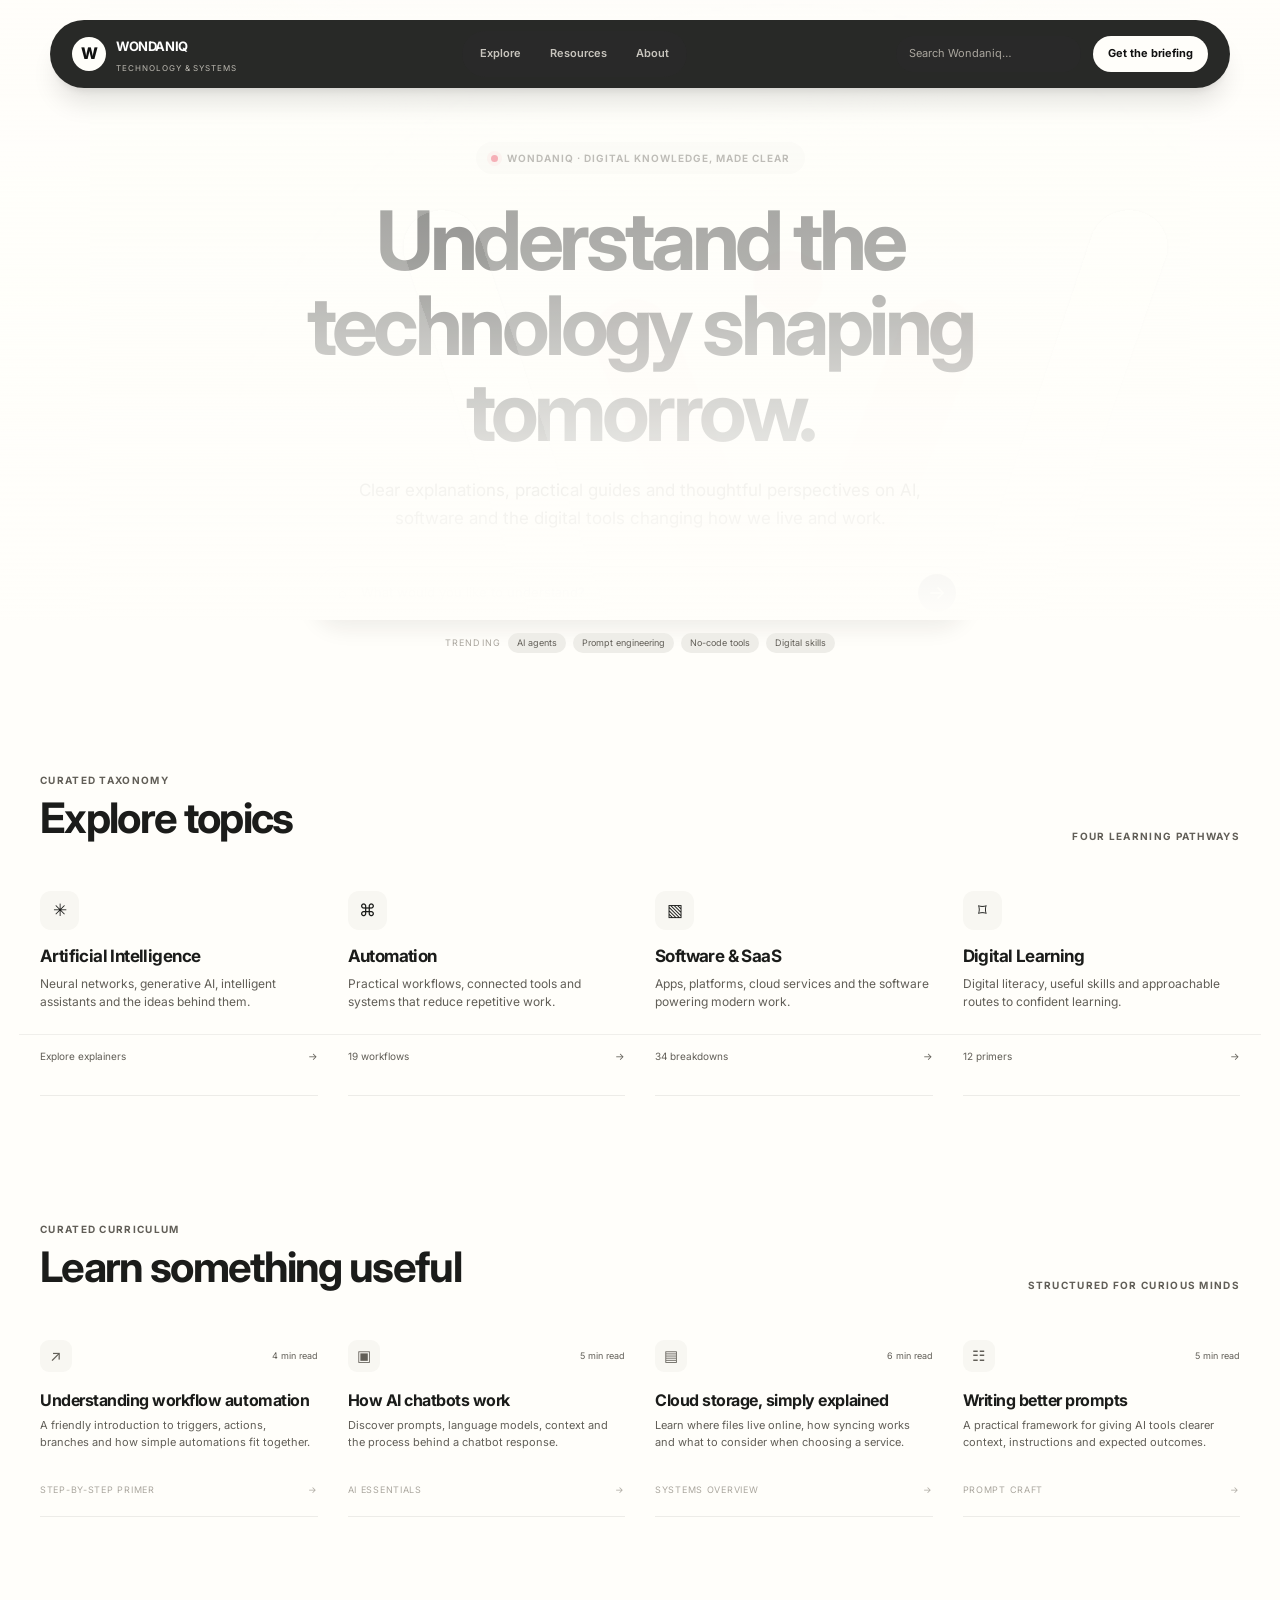
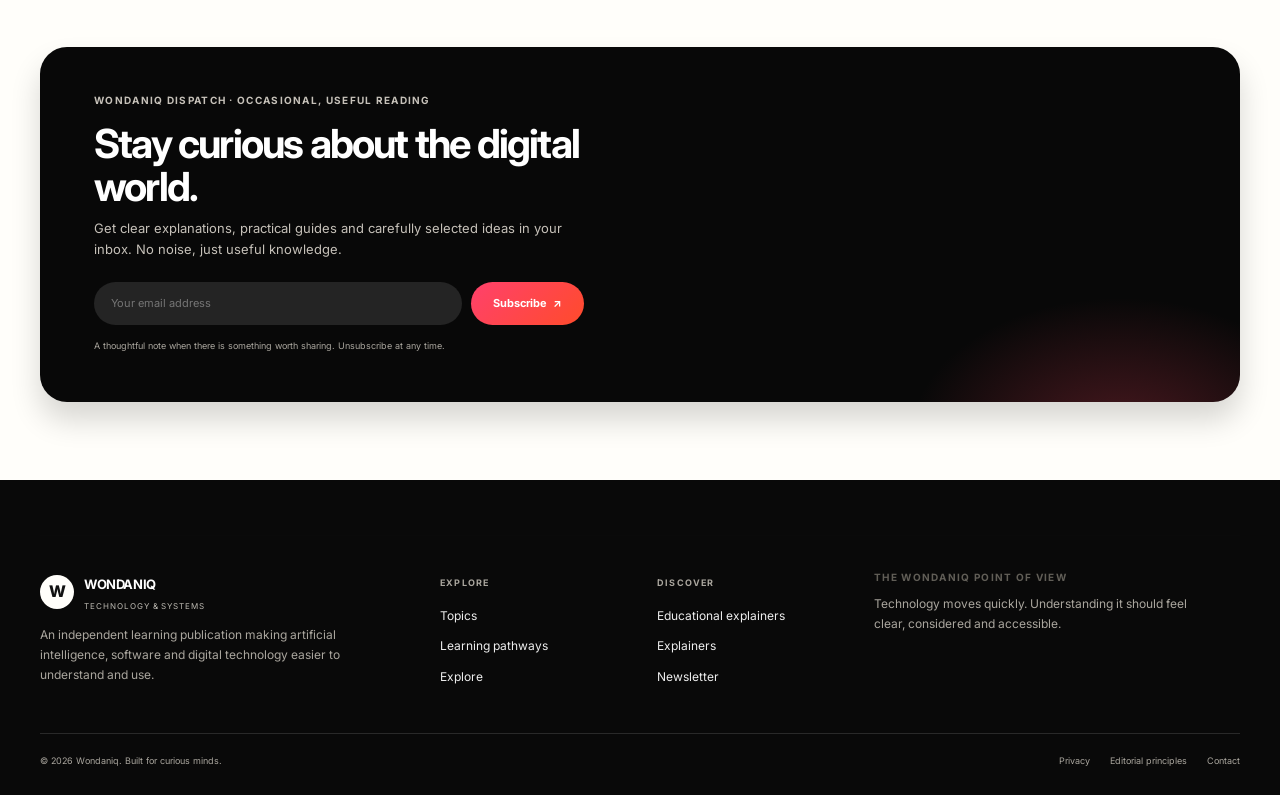
<file: index.html>
<!doctype html>
<html lang="en">
<head>
  <meta charset="utf-8">
  <meta name="viewport" content="width=device-width, initial-scale=1">
  <meta name="theme-color" content="#faf9f5">
  <title>Wondaniq — Understand the technology shaping tomorrow</title>
  <meta name="description" content="Clear, practical explanations and thoughtful guides to artificial intelligence, software, automation and the digital tools shaping everyday life.">
  <link rel="preconnect" href="https://fonts.googleapis.com">
  <link rel="preconnect" href="https://fonts.gstatic.com" crossorigin>
  <link href="https://fonts.googleapis.com/css2?family=Inter:wght@400;500;600;700&display=swap" rel="stylesheet">
  <style>
    :root{
      --paper:#faf9f5;--ink:#1b1c1a;--muted:#615e57;--soft:#f0efeb;--soft2:#e9e8e4;
      --white:#fffdf8;--line:#d9d7d0;--berry:#e94057;--orange:#f27121;--purple:#8a2387;
      --gradient:linear-gradient(135deg,#ff416c 0%,#ff4b2b 100%);
      --max:1240px;--gutter:40px;--section:64px;
      --shadow:0 20px 25px -5px rgba(0,0,0,.10),0 8px 10px -6px rgba(0,0,0,.10);
    }
    *{box-sizing:border-box}html{scroll-behavior:smooth;scroll-padding-top:110px}
    body{margin:0;background:var(--paper);color:var(--ink);font-family:Inter,Arial,sans-serif;font-size:15px;line-height:1.6;-webkit-font-smoothing:antialiased}
    a{color:inherit;text-decoration:none}button,input{font:inherit}
    .container{width:min(var(--max),calc(100% - 80px));margin-inline:auto}
    .eyebrow{font-size:10px;line-height:1;letter-spacing:.13em;text-transform:uppercase;font-weight:700;color:var(--muted)}
    .section{padding:var(--section) 0}
    .section.soft{background:#f4f4f0}
    .section-heading{display:flex;align-items:end;justify-content:space-between;gap:24px;margin-bottom:32px}
    .section-heading h2{font-size:42px;line-height:1.12;letter-spacing:-.04em;margin:9px 0 0;font-weight:700}
    .text-link{font-size:13px;font-weight:650;white-space:nowrap}
    .text-link span{display:inline-block;margin-left:6px;transition:transform .2s}
    .text-link:hover span{transform:translateX(4px)}
    /* Floating navigation island */
    .site-header{position:fixed;z-index:20;top:0;left:0;right:0;padding:20px 40px;pointer-events:none}
    .nav-island{height:68px;max-width:1180px;margin:auto;padding:0 22px;border-radius:999px;background:rgba(20,20,20,.96);color:white;display:flex;align-items:center;justify-content:space-between;gap:20px;box-shadow:var(--shadow);backdrop-filter:blur(20px);pointer-events:auto}
    .brand{display:flex;align-items:center;gap:10px;min-width:180px}
    .brand-mark{width:34px;height:34px;border-radius:50%;background:var(--paper);color:#111;display:grid;place-items:center;font-size:16px;font-weight:800;letter-spacing:-.08em}
    .brand-name{font-size:13px;font-weight:700;letter-spacing:-.03em;text-transform:uppercase;line-height:1.1}
    .brand-tag{display:block;color:#bdbab2;font-size:8px;letter-spacing:.12em;text-transform:uppercase;margin-top:4px}
    .nav-links{display:flex;align-items:center;gap:3px;background:#292929;padding:5px;border-radius:999px}
    .nav-links a{font-size:11px;font-weight:600;color:#c7c4bd;padding:9px 13px;border-radius:999px;transition:.2s}
    .nav-links a:hover{background:#494949;color:#fff}
    .nav-actions{display:flex;align-items:center;gap:12px}
    .nav-search{width:185px;border:0;outline:0;background:#292929;color:#fff;border-radius:999px;padding:9px 13px;font-size:11px}
    .nav-search::placeholder{color:#aaa69e}
    .nav-cta{background:var(--paper);color:#111;border-radius:999px;padding:9px 15px;font-size:11px;font-weight:700}
    .menu-toggle{display:none;border:0;background:transparent;color:#fff;font-size:22px}
    /* Hero */
    .hero{position:relative;overflow:hidden;text-align:center;padding:142px 0 58px}
    .hero:before{content:"";position:absolute;z-index:0;top:-210px;left:50%;transform:translateX(-50%);width:780px;height:360px;border-radius:50%;background:linear-gradient(180deg,rgba(224,234,252,.55),rgba(240,239,235,.25),transparent);filter:blur(28px)}
    .hero .container{position:relative}
    .hero-pill{display:inline-flex;align-items:center;gap:9px;background:var(--soft2);padding:8px 15px;border-radius:999px;font-size:10px;letter-spacing:.1em;text-transform:uppercase;font-weight:650;color:var(--muted);margin-bottom:24px}
    .pulse{width:7px;height:7px;border-radius:50%;background:var(--berry);box-shadow:0 0 0 4px rgba(233,64,87,.10)}
    h1{max-width:900px;margin:0 auto;font-size:clamp(48px,7vw,82px);line-height:1.04;letter-spacing:-.055em;font-weight:700}
    .hero-copy{max-width:630px;margin:22px auto 0;color:var(--muted);font-size:17px;line-height:1.65}
    .hero-search{max-width:650px;margin:34px auto 0;background:var(--white);border:1px solid rgba(217,215,208,.65);border-radius:999px;box-shadow:0 8px 22px rgba(34,30,20,.08);padding:7px 8px 7px 22px;display:flex;align-items:center;gap:12px}
    .hero-search input{min-width:0;flex:1;border:0;outline:0;background:transparent;color:var(--ink);font-size:13px}
    .hero-search input::placeholder{color:#aaa69e}
    .search-button{width:38px;height:38px;border:0;border-radius:50%;background:#111;color:#fff;font-size:19px;cursor:pointer}
    .trending{display:flex;justify-content:center;align-items:center;gap:7px;flex-wrap:wrap;margin-top:13px;color:#aaa69e;font-size:9px}
    .trend{padding:3px 9px;border-radius:999px;background:#eeede8;color:#625f58}
    /* Topic cards */
    .topic-grid{display:grid;grid-template-columns:repeat(4,1fr);gap:18px}
    .topic-card{background:var(--white);border-radius:15px;padding:22px 21px 0;min-height:205px;display:flex;flex-direction:column;justify-content:space-between;box-shadow:0 2px 8px rgba(30,25,15,.025);transition:transform .25s,box-shadow .25s}
    .topic-card:hover{transform:translateY(-4px);box-shadow:0 16px 28px rgba(30,25,15,.08)}
    .topic-icon{width:39px;height:39px;border-radius:11px;background:var(--soft2);display:grid;place-items:center;font-size:17px}
    .topic-card h3{font-size:17px;line-height:1.25;letter-spacing:-.035em;margin:16px 0 7px}
    .topic-card p{font-size:12px;line-height:1.55;color:var(--muted);margin:0 0 22px}
    .topic-meta{margin:0 -21px;padding:13px 21px;border-top:1px solid #f0efeb;display:flex;justify-content:space-between;align-items:center;font-size:10px;color:var(--muted)}
    /* Insights */
    .insight-grid{display:grid;grid-template-columns:7fr 5fr;gap:22px;align-items:stretch}
    .feature-card{background:var(--white);border-radius:22px;padding:27px;display:flex;flex-direction:column;justify-content:space-between;box-shadow:0 2px 9px rgba(30,25,15,.025)}
    .feature-top{display:flex;justify-content:space-between;align-items:center;gap:12px;margin-bottom:20px}
    .tag{background:var(--soft2);border-radius:999px;padding:6px 11px;font-size:9px;letter-spacing:.08em;text-transform:uppercase;font-weight:700}
    .read-time{background:#efeeea;border-radius:999px;padding:5px 9px;font-size:9px;color:var(--muted)}
    .feature-card h3{font-size:29px;line-height:1.18;letter-spacing:-.04em;margin:0;max-width:620px}
    .feature-card .deck{font-size:15px;color:var(--muted);line-height:1.65;margin:14px 0 20px}
    .visual-panel{height:260px;border-radius:15px;background:linear-gradient(135deg,#f3e6dc,#e9e8e4 55%,#f4d8d1);position:relative;overflow:hidden;display:grid;place-items:center}
    .visual-panel:before,.visual-panel:after{content:"";position:absolute;border:1px solid rgba(122,86,65,.24);border-radius:22px;transform:rotate(-12deg)}
    .visual-panel:before{width:65%;height:58%;background:rgba(255,253,248,.58);box-shadow:22px 18px 0 rgba(233,64,87,.08)}
    .visual-panel:after{width:40%;height:38%;transform:rotate(12deg);background:rgba(255,255,255,.42)}
    .visual-core{position:relative;z-index:1;text-align:center}
    .visual-core strong{display:block;font-size:28px;letter-spacing:-.06em}
    .visual-core small{font-size:9px;letter-spacing:.14em;text-transform:uppercase;color:#75685f}
    .visual-caption{position:absolute;bottom:12px;left:13px;z-index:2;background:rgba(255,253,248,.88);padding:6px 10px;border-radius:999px;font-size:8px;letter-spacing:.08em;text-transform:uppercase}
    .feature-footer{display:flex;justify-content:space-between;align-items:center;gap:12px;margin:24px -27px -27px;padding:18px 27px;background:rgba(233,232,228,.45);border-radius:0 0 22px 22px;font-size:11px}
    .author{display:flex;align-items:center;gap:10px}
    .avatar{width:34px;height:34px;border-radius:50%;background:#151515;color:#fff;display:grid;place-items:center;font-size:10px;font-weight:700}
    .author small{display:block;color:var(--muted);font-size:9px;margin-top:2px}
    .story-stack{display:flex;flex-direction:column;gap:14px}
    .story-card{background:var(--white);border-radius:16px;padding:20px 22px;flex:1;transition:transform .2s,box-shadow .2s}
    .story-card:hover{transform:translateY(-2px);box-shadow:0 10px 24px rgba(30,25,15,.06)}
    .story-meta{display:flex;justify-content:space-between;gap:10px;font-size:9px;color:var(--muted);margin-bottom:9px}
    .story-meta b{font-size:9px;letter-spacing:.1em;text-transform:uppercase;color:var(--berry)}
    .story-card h4{font-size:18px;line-height:1.25;letter-spacing:-.035em;margin:0}
    .story-card p{font-size:11px;color:var(--muted);line-height:1.55;margin:8px 0 12px}
    .story-category{font-size:9px;color:#aaa69e}
    /* Guides */
    .guide-grid{display:grid;grid-template-columns:repeat(4,1fr);gap:18px}
    .guide-card{background:var(--white);border-radius:15px;padding:20px;min-height:195px;display:flex;flex-direction:column;transition:transform .2s}
    .guide-card:hover{transform:translateY(-3px)}
    .guide-head{display:flex;justify-content:space-between;align-items:center;color:var(--muted);font-size:9px}
    .guide-icon{width:32px;height:32px;background:var(--soft2);border-radius:9px;display:grid;place-items:center;font-size:15px}
    .guide-card h3{font-size:16px;line-height:1.25;letter-spacing:-.03em;margin:18px 0 7px}
    .guide-card p{font-size:11px;color:var(--muted);line-height:1.55;margin:0}
    .guide-foot{margin-top:auto;padding-top:18px;font-size:9px;letter-spacing:.08em;text-transform:uppercase;color:#aaa69e;display:flex;justify-content:space-between}
    /* Newsletter */
    .newsletter-wrap{padding:66px 0 78px}
    .newsletter{position:relative;overflow:hidden;background:#080808;color:#fff;border-radius:27px;padding:48px 54px;box-shadow:0 18px 30px rgba(0,0,0,.16)}
    .newsletter:after{content:"";position:absolute;width:440px;height:300px;right:-100px;bottom:-190px;background:radial-gradient(ellipse,rgba(233,64,87,.3),transparent 68%);pointer-events:none}
    .newsletter-content{position:relative;z-index:1;max-width:600px}
    .newsletter .eyebrow{color:#c6c1b9}
    .newsletter h2{font-size:40px;line-height:1.08;letter-spacing:-.045em;margin:17px 0 10px;max-width:540px}
    .newsletter p{color:#c6c1b9;font-size:13px;max-width:500px;margin:0}
    .newsletter-form{display:flex;gap:9px;max-width:490px;margin-top:22px}
    .newsletter-form input{flex:1;min-width:0;border:0;border-radius:999px;background:#242424;padding:13px 17px;color:#fff;outline:0;font-size:11px}
    .newsletter-form button{border:0;border-radius:999px;background:var(--gradient);color:#fff;padding:0 22px;font-size:11px;font-weight:700;cursor:pointer}
    .newsletter-note{font-size:9px!important;color:#aaa69e!important;margin-top:14px!important}
    /* Footer */
    footer{background:#090909;color:#fff;padding:55px 0 27px}
    .footer-grid{display:grid;grid-template-columns:4fr 2fr 2fr 4fr;gap:34px;padding-bottom:35px}
    .footer-brand p,.footer-dispatch p{max-width:330px;color:#aaa69e;font-size:12px;line-height:1.7}
    .footer-col{display:flex;flex-direction:column;gap:11px}
    .footer-col h4{font-size:9px;color:#aaa69e;text-transform:uppercase;letter-spacing:.13em;margin:4px 0 5px}
    .footer-col a{font-size:12px;color:#eee}
    .footer-col a:hover{color:#aaa69e}
    .footer-bottom{border-top:1px solid #292929;padding-top:20px;display:flex;justify-content:space-between;gap:20px;color:#aaa69e;font-size:9px}
    .footer-legal{display:flex;gap:20px}
    @media(max-width:1050px){
      .nav-links{display:none}.nav-search{width:160px}
      .insight-grid{grid-template-columns:1fr 1fr}.feature-card h3{font-size:25px}
      .footer-grid{grid-template-columns:2fr 1fr 1fr}
      .footer-dispatch{grid-column:1/-1}
    }
    @media(max-width:760px){
      .container{width:calc(100% - 40px)}
      .site-header{padding:12px 12px}.nav-island{height:58px;padding:0 15px}.brand{min-width:0}.brand-mark{width:31px;height:31px}.brand-name{font-size:12px}.brand-tag{font-size:7px}
      .nav-search,.nav-cta{display:none}.menu-toggle{display:block}
      .hero{padding:112px 0 48px}.hero-pill{font-size:9px;margin-bottom:20px}h1{font-size:clamp(43px,11vw,60px);letter-spacing:-.05em}.hero-copy{font-size:15px;margin-top:17px}
      .hero-search{margin-top:25px;padding-left:15px}.hero-search input{font-size:11px}
      .section{padding:43px 0}.section-heading{align-items:start;margin-bottom:23px}.section-heading h2{font-size:32px}.text-link{font-size:11px;margin-top:22px}
      .topic-grid{grid-template-columns:repeat(2,1fr);gap:12px}.topic-card{padding:17px 15px 0;min-height:195px}.topic-meta{margin-inline:-15px;padding-inline:15px}.topic-card h3{font-size:15px}
      .insight-grid{grid-template-columns:1fr;gap:14px}.feature-card{padding:20px}.feature-card h3{font-size:25px}.visual-panel{height:210px}.feature-footer{margin:20px -20px -20px;padding:15px 20px}
      .story-stack{display:grid;grid-template-columns:1fr}
      .guide-grid{grid-template-columns:repeat(2,1fr);gap:12px}.guide-card{padding:16px;min-height:190px}.guide-card h3{font-size:14px}
      .newsletter-wrap{padding:43px 0 55px}.newsletter{padding:32px 24px;border-radius:21px}.newsletter h2{font-size:32px}.newsletter-form{flex-direction:column}.newsletter-form button{min-height:43px}
      .footer-grid{grid-template-columns:1fr 1fr;gap:28px}.footer-brand,.footer-dispatch{grid-column:1/-1}.footer-bottom{flex-direction:column;align-items:flex-start}.footer-legal{flex-wrap:wrap;gap:12px}
    }
    @media(max-width:420px){.topic-grid,.guide-grid{grid-template-columns:1fr}.topic-card{min-height:175px}.section-heading{display:block}.text-link{display:inline-block;margin-top:13px}.feature-footer{align-items:flex-start}.feature-footer .text-link{white-space:nowrap}}
  </style>
<link rel="stylesheet" href="assets/site.css">
</head>
<body>
  <header class="site-header">
    <div class="nav-island">
      <a class="brand" href="#home" aria-label="Wondaniq home">
        <span class="brand-mark">W</span>
        <span><span class="brand-name">Wondaniq</span><span class="brand-tag">Technology &amp; Systems</span></span>
      </a>
      <nav class="nav-links" aria-label="Main navigation"><a href="explore.html">Explore</a><a href="tools.html">Resources</a><a href="about.html">About</a></nav>
      <div class="nav-actions">
        <input class="nav-search" aria-label="Quick search" placeholder="Search Wondaniq…" onkeydown="if(event.key==='Enter') document.getElementById('topic-search').value=this.value">
        <a class="nav-cta" href="#newsletter">Get the briefing</a>
        <button class="menu-toggle" aria-label="Open navigation" onclick="document.querySelector('.nav-links').style.display=document.querySelector('.nav-links').style.display==='flex'?'none':'flex'">☰</button>
      </div>
    </div>
  </header>

  <main id="home">
    <section class="hero">
      <div class="container">
        <div class="hero-pill"><span class="pulse"></span> Wondaniq · Digital knowledge, made clear</div>
        <h1>Understand the technology shaping tomorrow.</h1>
        <p class="hero-copy">Clear explanations, practical guides and thoughtful perspectives on AI, software and the digital tools changing how we live and work.</p>
        <form class="hero-search" onsubmit="event.preventDefault(); const q=document.getElementById('topic-search').value.trim(); if(q) document.getElementById('topics').scrollIntoView({behavior:'smooth'});">
          <span aria-hidden="true" style="color:#aaa69e">⌕</span>
          <input id="topic-search" type="search" placeholder="What would you like to understand?" aria-label="Search topics">
          <button class="search-button" aria-label="Search">→</button>
        </form>
        <div class="trending"><span style="letter-spacing:.12em">TRENDING</span><span class="trend">AI agents</span><span class="trend">Prompt engineering</span><span class="trend">No-code tools</span><span class="trend">Digital skills</span></div>
      </div>
    </section>

    <section class="section soft" id="topics">
      <div class="container">
        <div class="section-heading"><div><div class="eyebrow">Curated taxonomy</div><h2>Explore topics</h2></div><span class="eyebrow">Four learning pathways</span></div>
        <div class="topic-grid">
          <a class="topic-card" href="explore.html"><div><div class="topic-icon">✳</div><h3>Artificial Intelligence</h3><p>Neural networks, generative AI, intelligent assistants and the ideas behind them.</p></div><div class="topic-meta"><span>Explore explainers</span><span>→</span></div></a>
          <a class="topic-card" href="#guides"><div><div class="topic-icon">⌘</div><h3>Automation</h3><p>Practical workflows, connected tools and systems that reduce repetitive work.</p></div><div class="topic-meta"><span>19 workflows</span><span>→</span></div></a>
          <a class="topic-card" href="#guides"><div><div class="topic-icon">▧</div><h3>Software &amp; SaaS</h3><p>Apps, platforms, cloud services and the software powering modern work.</p></div><div class="topic-meta"><span>34 breakdowns</span><span>→</span></div></a>
          <a class="topic-card" href="#guides"><div><div class="topic-icon">⌑</div><h3>Digital Learning</h3><p>Digital literacy, useful skills and approachable routes to confident learning.</p></div><div class="topic-meta"><span>12 primers</span><span>→</span></div></a>
        </div>
      </div>
    </section>

    

    <section class="section soft" id="featured-explainers">
      <div class="container">
        <div class="section-heading"><div><div class="eyebrow">Curated curriculum</div><h2>Learn something useful</h2></div><span class="eyebrow">Structured for curious minds</span></div>
        <div class="guide-grid">
          <a class="guide-card" href="#newsletter"><div class="guide-head"><span class="guide-icon">↗</span><span>4 min read</span></div><h3>Understanding workflow automation</h3><p>A friendly introduction to triggers, actions, branches and how simple automations fit together.</p><div class="guide-foot"><span>Step-by-step primer</span><span>→</span></div></a>
          <a class="guide-card" href="#newsletter"><div class="guide-head"><span class="guide-icon">▣</span><span>5 min read</span></div><h3>How AI chatbots work</h3><p>Discover prompts, language models, context and the process behind a chatbot response.</p><div class="guide-foot"><span>AI essentials</span><span>→</span></div></a>
          <a class="guide-card" href="#newsletter"><div class="guide-head"><span class="guide-icon">▤</span><span>6 min read</span></div><h3>Cloud storage, simply explained</h3><p>Learn where files live online, how syncing works and what to consider when choosing a service.</p><div class="guide-foot"><span>Systems overview</span><span>→</span></div></a>
          <a class="guide-card" href="#newsletter"><div class="guide-head"><span class="guide-icon">☷</span><span>5 min read</span></div><h3>Writing better prompts</h3><p>A practical framework for giving AI tools clearer context, instructions and expected outcomes.</p><div class="guide-foot"><span>Prompt craft</span><span>→</span></div></a>
        </div>
      </div>
    </section>

    <section class="newsletter-wrap" id="newsletter">
      <div class="container">
        <div class="newsletter"><div class="newsletter-content">
          <div class="eyebrow">Wondaniq dispatch · Occasional, useful reading</div>
          <h2>Stay curious about the digital world.</h2>
          <p>Get clear explanations, practical guides and carefully selected ideas in your inbox. No noise, just useful knowledge.</p>
          <form class="newsletter-form" onsubmit="event.preventDefault(); alert('Thanks — newsletter signup is a design placeholder and is not connected yet.');">
            <input type="email" required placeholder="Your email address" aria-label="Your email address">
            <button type="submit">Subscribe&nbsp; ↗</button>
          </form>
          <p class="newsletter-note">A thoughtful note when there is something worth sharing. Unsubscribe at any time.</p>
        </div></div>
      </div>
    </section>
  </main>

  <footer>
    <div class="container">
      <div class="footer-grid">
        <div class="footer-brand"><a class="brand" href="#home"><span class="brand-mark">W</span><span><span class="brand-name">Wondaniq</span><span class="brand-tag">Technology &amp; Systems</span></span></a><p>An independent learning publication making artificial intelligence, software and digital technology easier to understand and use.</p></div>
        <div class="footer-col"><h4>Explore</h4><a href="topic-artificial-intelligence.html">Topics</a><a href="#guides">Learning pathways</a><a href="explore.html">Explore</a></div>
        <div class="footer-col"><h4>Discover</h4><a href="explore.html">Educational explainers</a><a href="explore.html">Explainers</a><a href="#newsletter">Newsletter</a></div>
        <div class="footer-dispatch"><div class="eyebrow">The Wondaniq point of view</div><p>Technology moves quickly. Understanding it should feel clear, considered and accessible.</p></div>
      </div>
      <div class="footer-bottom"><span>© 2026 Wondaniq. Built for curious minds.</span><div class="footer-legal"><a href="#home">Privacy</a><a href="#home">Editorial principles</a><a href="#home">Contact</a></div></div>
    </div>
  </footer>
</body>
</html>
</file>
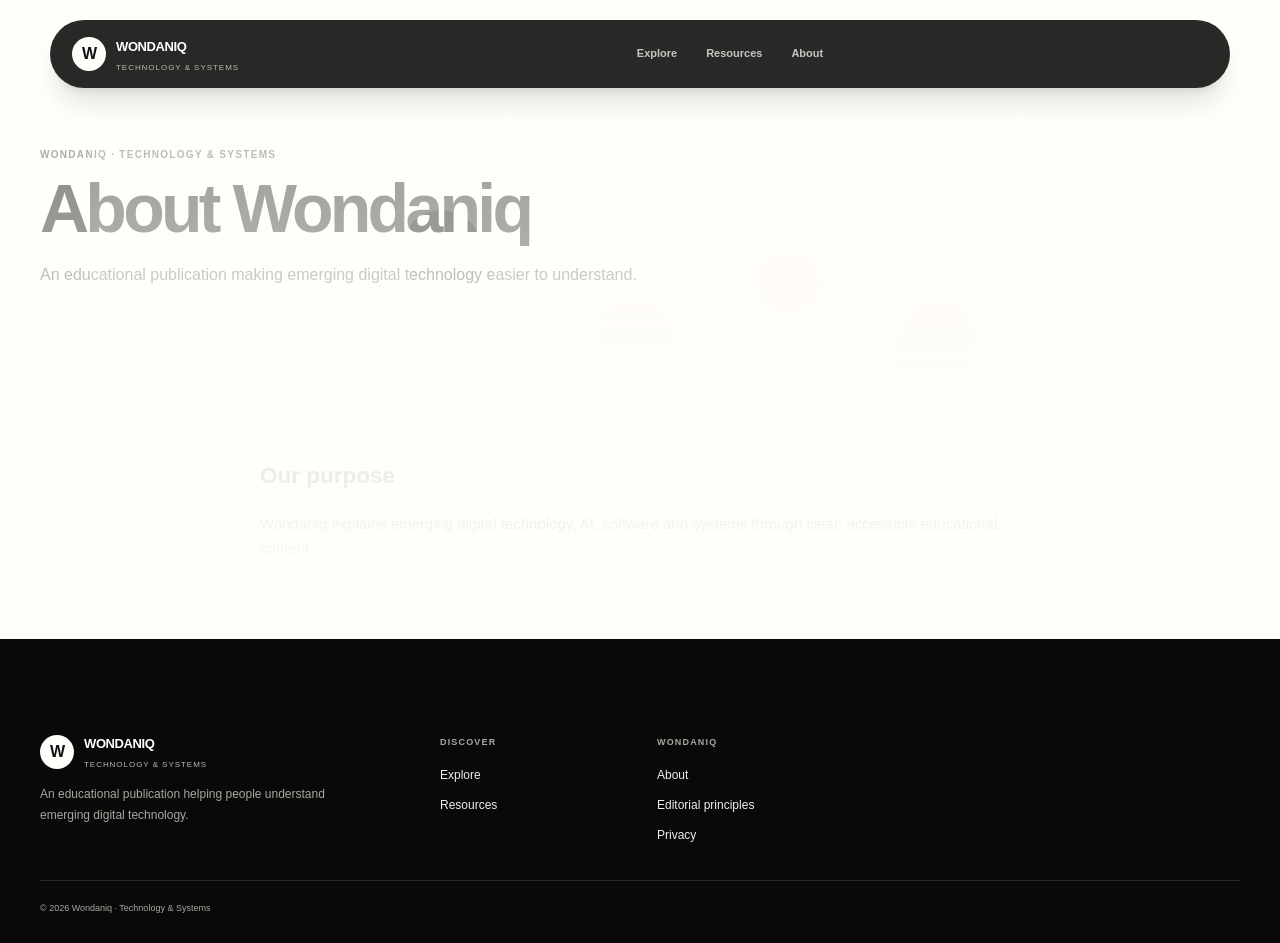
<file: about.html>
<!doctype html><html lang="en"><head><meta charset="utf-8"><meta name="viewport" content="width=device-width,initial-scale=1"><meta name="theme-color" content="#fffefa"><link rel="stylesheet" href="assets/site.css"><title>About Wondaniq | Wondaniq</title><meta name="description" content="An educational publication making emerging digital technology easier to understand."></head><body><header class="site-header"><div class="nav-island"><a class="brand" href="index.html"><span class="brand-mark">W</span><span><span class="brand-name">Wondaniq</span><span class="brand-tag">Technology &amp; Systems</span></span></a><nav class="nav-links" aria-label="Main navigation"><a href="explore.html">Explore</a><a href="tools.html">Resources</a><a href="about.html">About</a></nav><div class="nav-actions"><button class="menu-toggle" aria-label="Open navigation" aria-expanded="false" onclick="(function(b){var n=document.querySelector('.nav-links');var o=n.classList.toggle('mobile-open');b.setAttribute('aria-expanded',String(o));})(this)">☰</button></div></div></header><main><section class="page-hero"><div class="container"><div class="eyebrow">Wondaniq · Technology &amp; Systems</div><h1>About Wondaniq</h1><p>An educational publication making emerging digital technology easier to understand.</p></div></section><section class="section"><div class="container simple-content"><h2>Our purpose</h2><p>Wondaniq explains emerging digital technology, AI, software and systems through clear, accessible educational content.</p></div></section></main><footer><div class="container"><div class="footer-grid"><div class="footer-brand"><a class="brand" href="index.html"><span class="brand-mark">W</span><span><span class="brand-name">Wondaniq</span><span class="brand-tag">Technology &amp; Systems</span></span></a><p>An educational publication helping people understand emerging digital technology.</p></div><div class="footer-col"><h4>Discover</h4><a href="explore.html">Explore</a><a href="tools.html">Resources</a></div><div class="footer-col"><h4>Wondaniq</h4><a href="about.html">About</a><a href="editorial.html">Editorial principles</a><a href="privacy.html">Privacy</a></div></div><div class="footer-bottom">© 2026 Wondaniq · Technology &amp; Systems</div></div></footer></body></html>
</file>
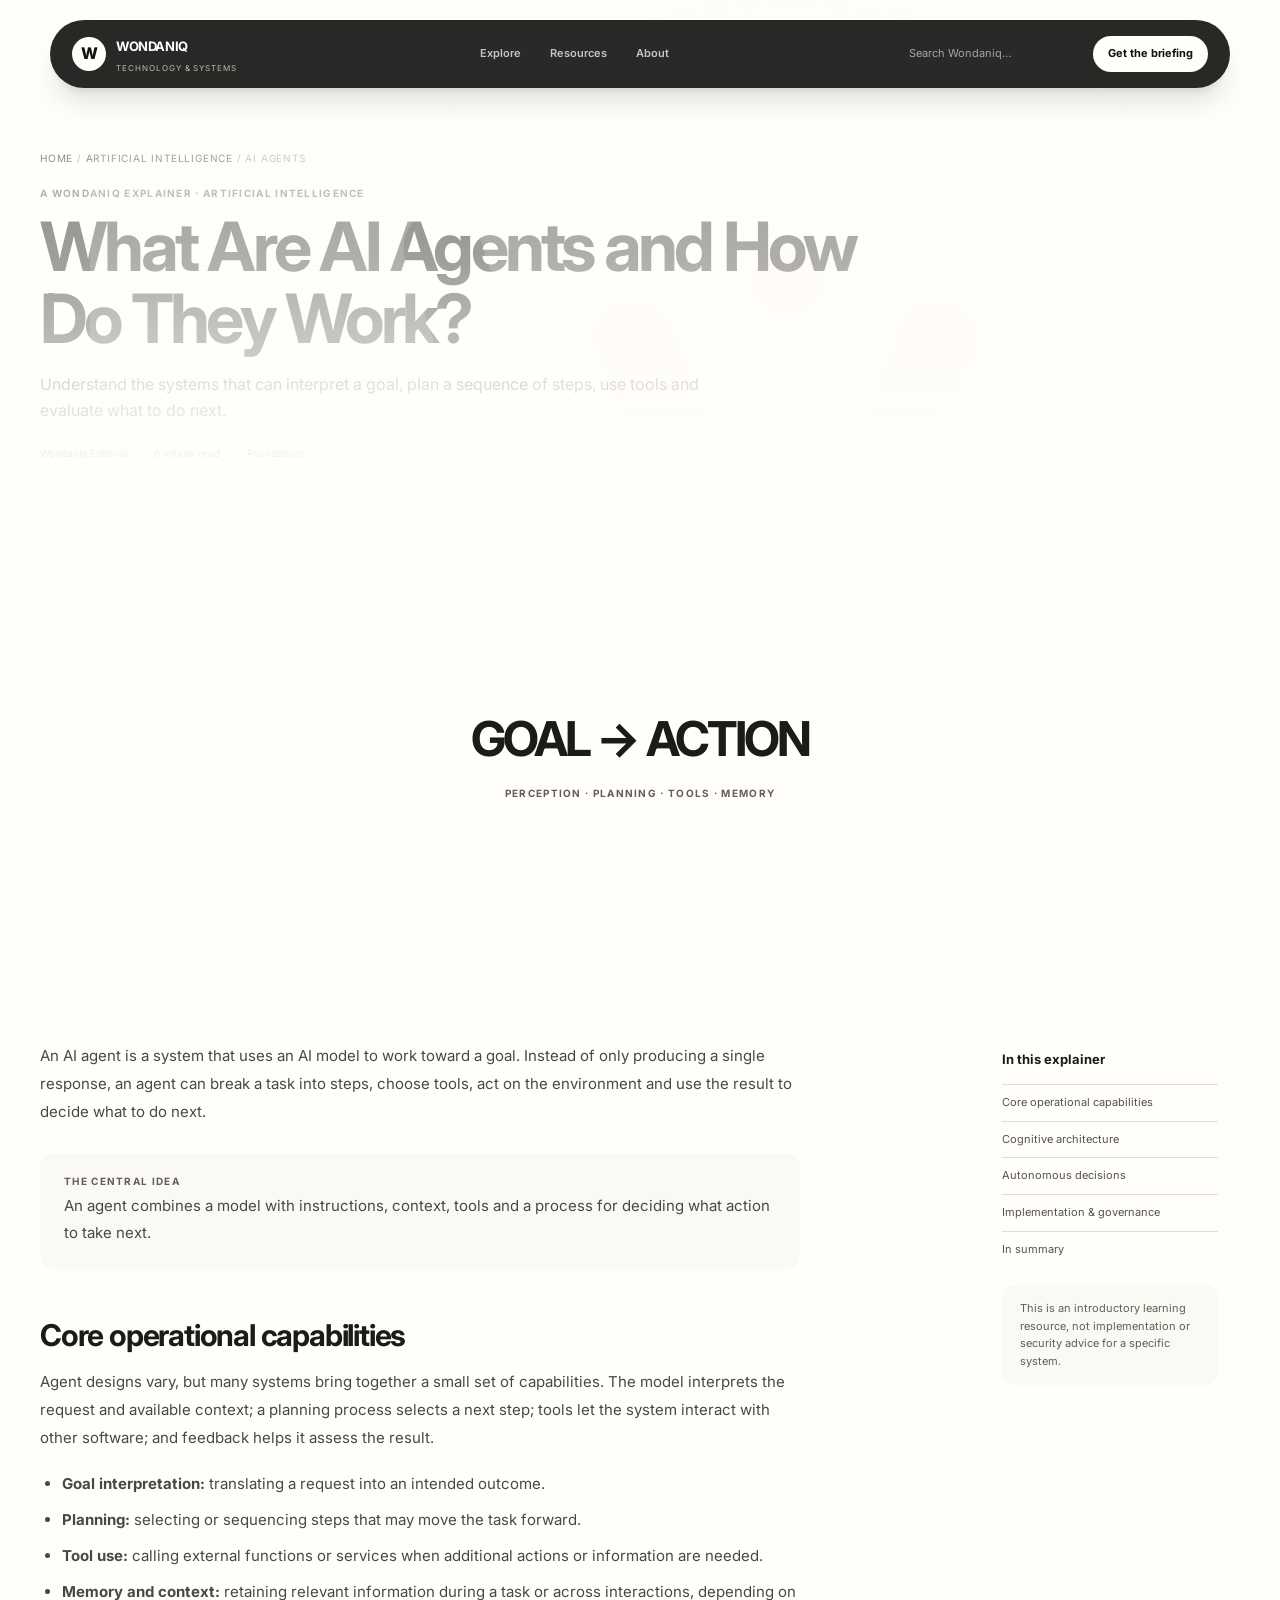
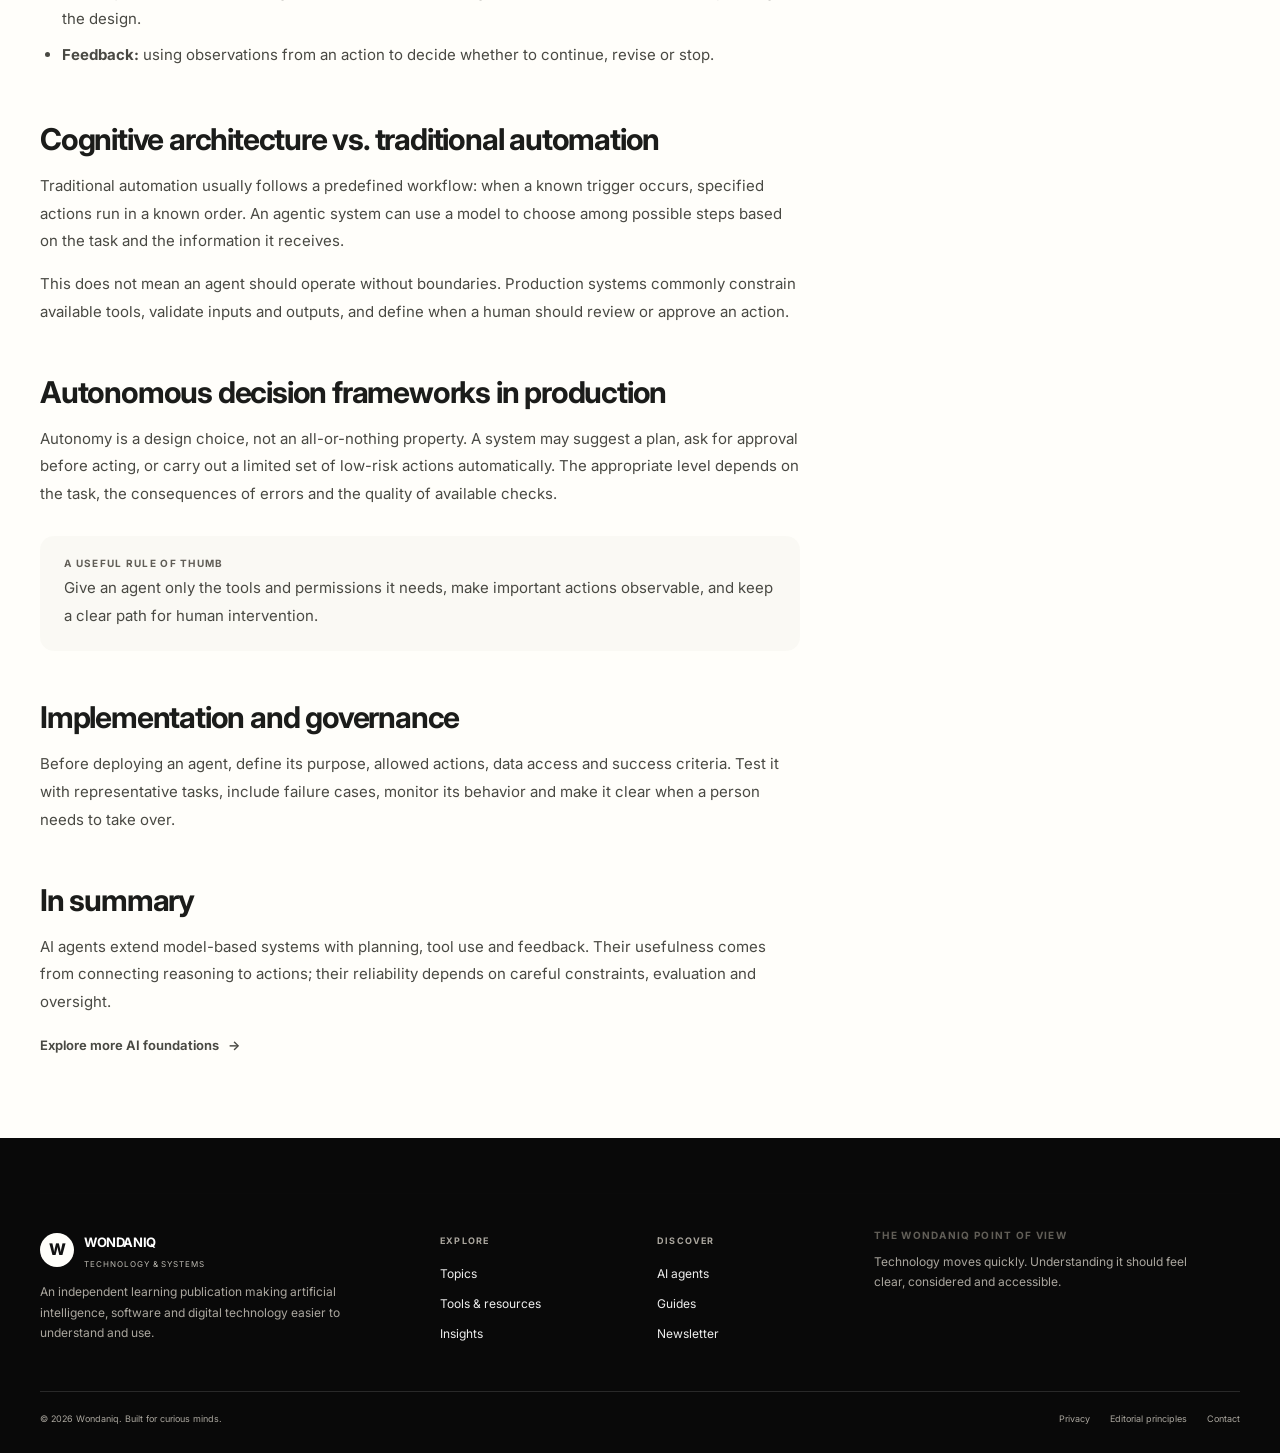
<file: ai-agents.html>
<!doctype html><html lang="en"><head><meta charset="utf-8"><meta name="viewport" content="width=device-width,initial-scale=1"><meta name="theme-color" content="#faf9f5"><link rel="preconnect" href="https://fonts.googleapis.com"><link rel="preconnect" href="https://fonts.gstatic.com" crossorigin><link href="https://fonts.googleapis.com/css2?family=Inter:wght@400;500;600;700&display=swap" rel="stylesheet"><link rel="stylesheet" href="assets/site.css"><title>What Are AI Agents and How Do They Work? | Wondaniq</title><meta name="description" content="A Wondaniq introduction to AI agents, planning, tool use, feedback and governance."></head><body><header class="site-header"><div class="nav-island">
<a class="brand" href="index.html"><span class="brand-mark">W</span><span><span class="brand-name">Wondaniq</span><span class="brand-tag">Technology &amp; Systems</span></span></a>
<nav class="nav-links" aria-label="Main navigation"><a href="explore.html">Explore</a><a href="tools.html">Resources</a><a href="about.html">About</a></nav>
<div class="nav-actions"><input class="nav-search" placeholder="Search Wondaniq…" aria-label="Search" onkeydown="if(event.key==='Enter') location.href='explore.html?q='+encodeURIComponent(this.value)"><a class="nav-cta" href="index.html#newsletter">Get the briefing</a><button class="menu-toggle" aria-label="Open navigation" onclick="(function(b){var n=document.querySelector('.nav-links');var o=n.classList.toggle('mobile-open');b.setAttribute('aria-expanded',String(o));})(this)">☰</button></div>
</div></header><main><section class="page-hero"><div class="container"><div class="breadcrumb"><a href="index.html">Home</a> / <a href="topic-artificial-intelligence.html">Artificial Intelligence</a> / AI agents</div><div class="eyebrow" style="margin-top:22px">A Wondaniq explainer · Artificial intelligence</div><h1>What Are AI Agents and How Do They Work?</h1><p>Understand the systems that can interpret a goal, plan a sequence of steps, use tools and evaluate what to do next.</p><div class="article-meta"><span>Wondaniq Editorial</span><span>·</span><span>6 minute read</span><span>·</span><span>Foundations</span></div></div></section>
<section class="section soft"><div class="container"><div class="article-cover"><div style="text-align:center"><strong>GOAL → ACTION</strong><div class="eyebrow" style="margin-top:10px">Perception · Planning · Tools · Memory</div></div></div></div></section>
<section class="section"><div class="container content-layout"><article class="article-body">
<p>An AI agent is a system that uses an AI model to work toward a goal. Instead of only producing a single response, an agent can break a task into steps, choose tools, act on the environment and use the result to decide what to do next.</p>
<div class="article-callout"><div class="eyebrow">The central idea</div><p>An agent combines a model with instructions, context, tools and a process for deciding what action to take next.</p></div>
<h2 id="capabilities">Core operational capabilities</h2>
<p>Agent designs vary, but many systems bring together a small set of capabilities. The model interprets the request and available context; a planning process selects a next step; tools let the system interact with other software; and feedback helps it assess the result.</p>
<ul><li><strong>Goal interpretation:</strong> translating a request into an intended outcome.</li><li><strong>Planning:</strong> selecting or sequencing steps that may move the task forward.</li><li><strong>Tool use:</strong> calling external functions or services when additional actions or information are needed.</li><li><strong>Memory and context:</strong> retaining relevant information during a task or across interactions, depending on the design.</li><li><strong>Feedback:</strong> using observations from an action to decide whether to continue, revise or stop.</li></ul>
<h2 id="architecture">Cognitive architecture vs. traditional automation</h2>
<p>Traditional automation usually follows a predefined workflow: when a known trigger occurs, specified actions run in a known order. An agentic system can use a model to choose among possible steps based on the task and the information it receives.</p>
<p>This does not mean an agent should operate without boundaries. Production systems commonly constrain available tools, validate inputs and outputs, and define when a human should review or approve an action.</p>
<h2 id="decision">Autonomous decision frameworks in production</h2>
<p>Autonomy is a design choice, not an all-or-nothing property. A system may suggest a plan, ask for approval before acting, or carry out a limited set of low-risk actions automatically. The appropriate level depends on the task, the consequences of errors and the quality of available checks.</p>
<div class="article-callout"><div class="eyebrow">A useful rule of thumb</div><p>Give an agent only the tools and permissions it needs, make important actions observable, and keep a clear path for human intervention.</p></div>
<h2 id="governance">Implementation and governance</h2>
<p>Before deploying an agent, define its purpose, allowed actions, data access and success criteria. Test it with representative tasks, include failure cases, monitor its behavior and make it clear when a person needs to take over.</p>
<h2 id="summary">In summary</h2>
<p>AI agents extend model-based systems with planning, tool use and feedback. Their usefulness comes from connecting reasoning to actions; their reliability depends on careful constraints, evaluation and oversight.</p>
<p><a class="text-link" href="topic-artificial-intelligence.html">Explore more AI foundations <span>→</span></a></p>
</article><aside class="article-aside"><h3>In this explainer</h3><a href="#capabilities">Core operational capabilities</a><a href="#architecture">Cognitive architecture</a><a href="#decision">Autonomous decisions</a><a href="#governance">Implementation &amp; governance</a><a href="#summary">In summary</a><div class="notice">This is an introductory learning resource, not implementation or security advice for a specific system.</div></aside></div></section></main><footer><div class="container"><div class="footer-grid">
<div class="footer-brand"><a class="brand" href="index.html"><span class="brand-mark">W</span><span><span class="brand-name">Wondaniq</span><span class="brand-tag">Technology &amp; Systems</span></span></a><p>An independent learning publication making artificial intelligence, software and digital technology easier to understand and use.</p></div>
<div class="footer-col"><h4>Explore</h4><a href="topic-artificial-intelligence.html">Topics</a><a href="tools.html">Tools &amp; resources</a><a href="explore.html">Insights</a></div>
<div class="footer-col"><h4>Discover</h4><a href="ai-agents.html">AI agents</a><a href="index.html#guides">Guides</a><a href="index.html#newsletter">Newsletter</a></div>
<div class="footer-dispatch"><div class="eyebrow">The Wondaniq point of view</div><p>Technology moves quickly. Understanding it should feel clear, considered and accessible.</p></div>
</div><div class="footer-bottom"><span>© 2026 Wondaniq. Built for curious minds.</span><div class="footer-legal"><a href="#">Privacy</a><a href="#">Editorial principles</a><a href="mailto:hello@wondaniq.com">Contact</a></div></div></div></footer></body></html>
</file>
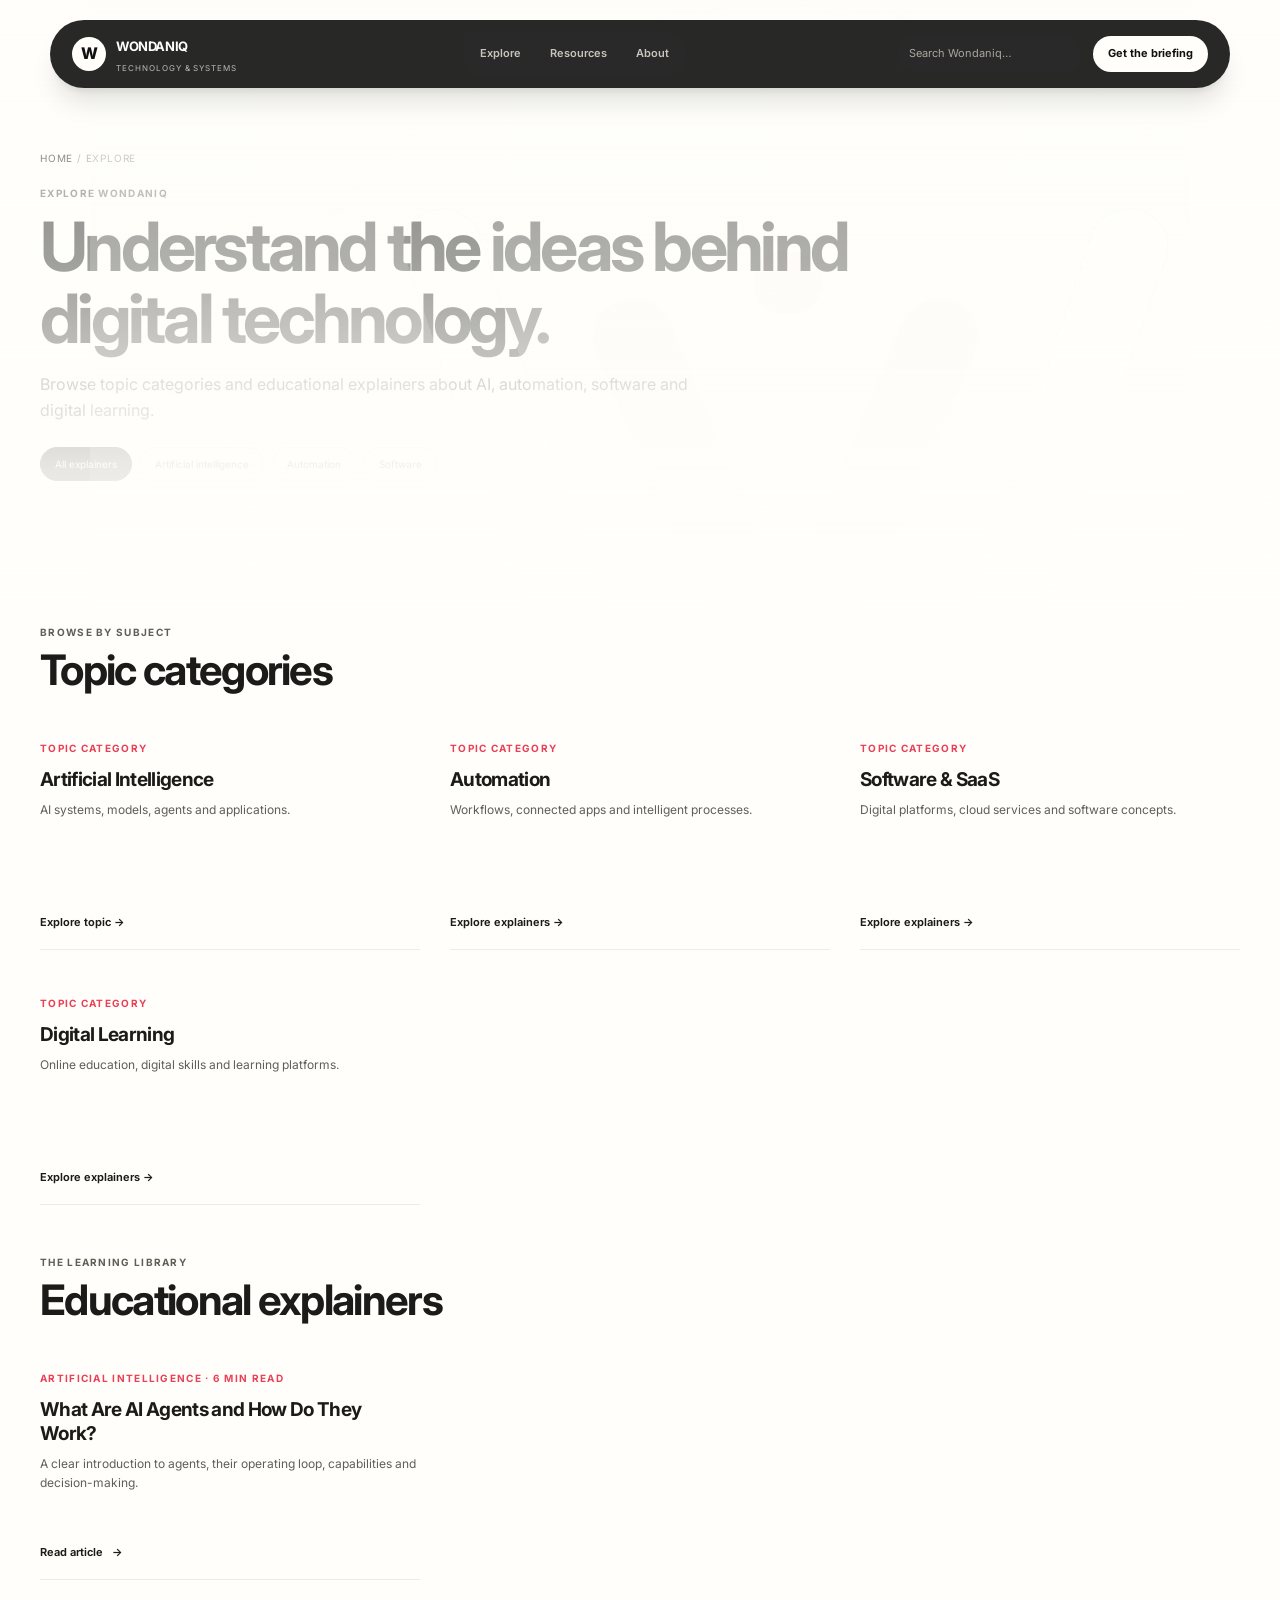
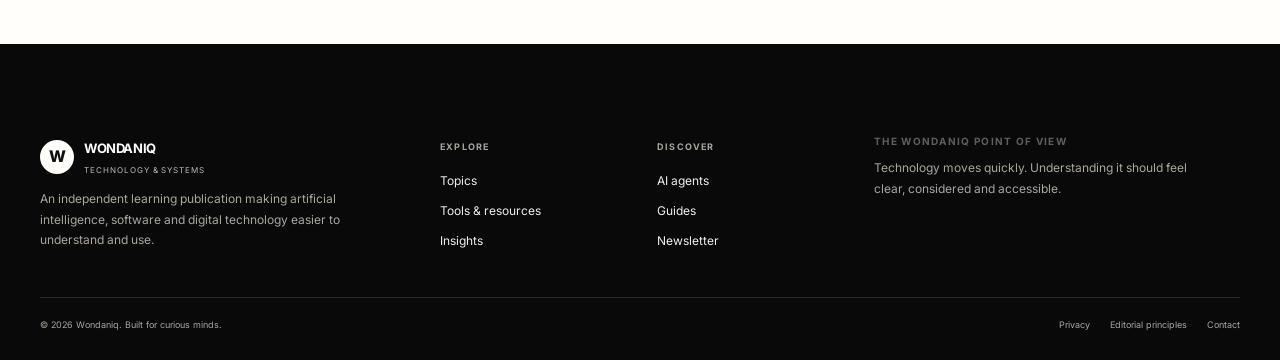
<file: blog.html>
<!doctype html><html lang="en"><head><meta charset="utf-8"><meta http-equiv="refresh" content="0;url=explore.html"><link rel="canonical" href="explore.html"><title>Explore | Wondaniq</title></head><body><p>The archive is now <a href="explore.html">Explore</a>.</p></body></html>
</file>
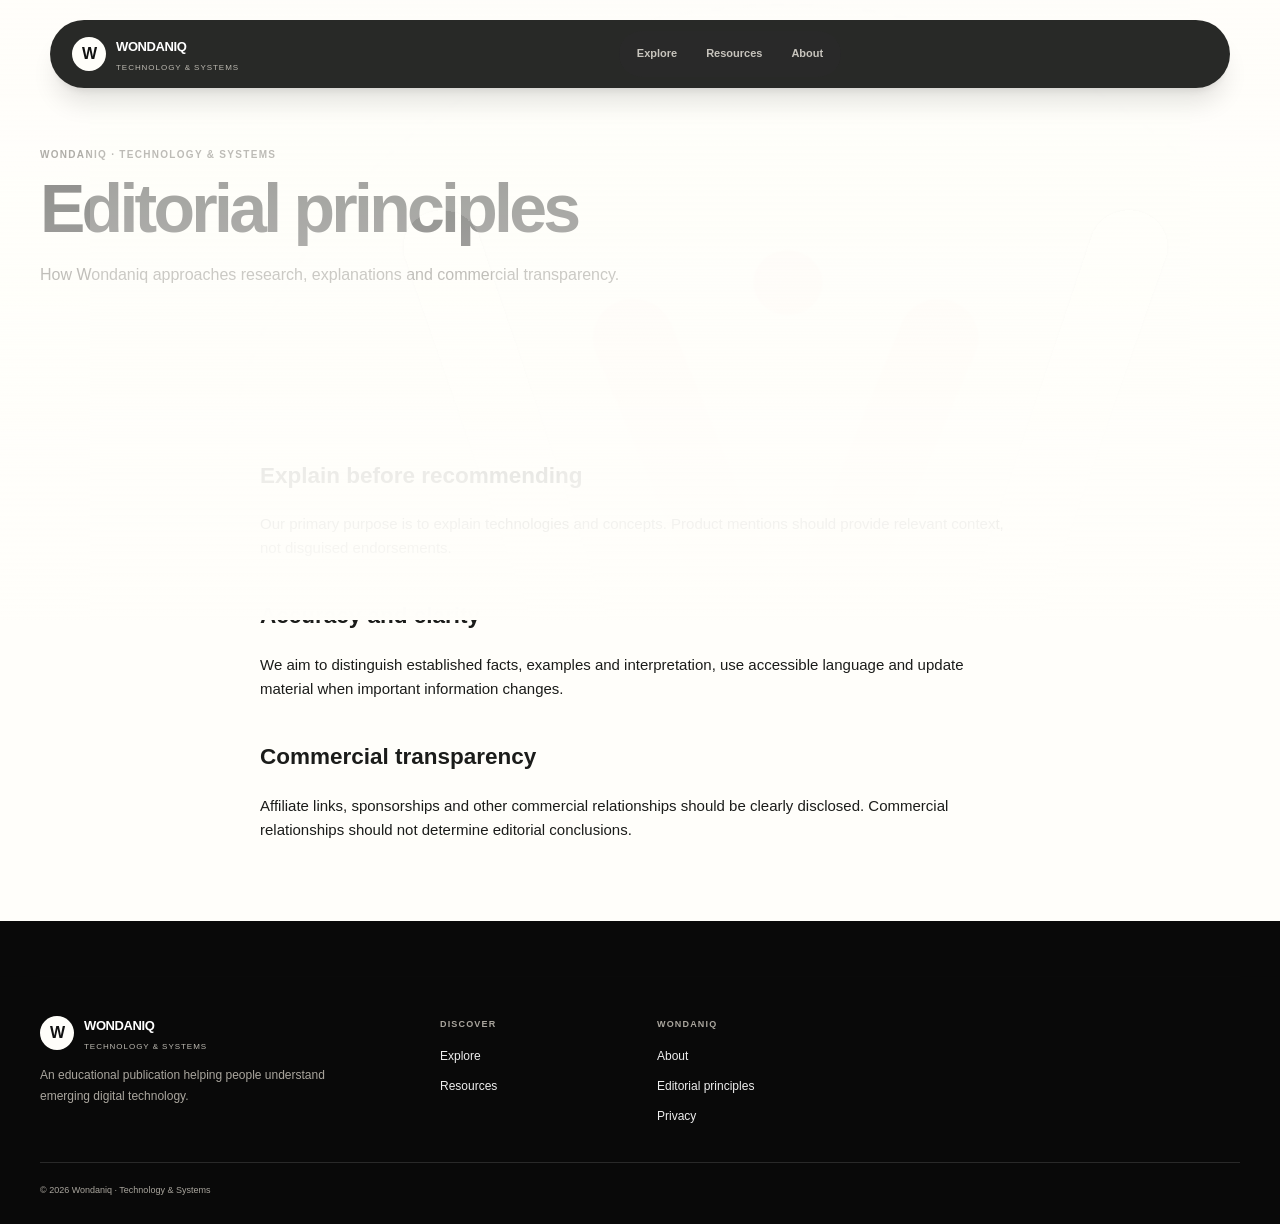
<file: editorial.html>
<!doctype html><html lang="en"><head><meta charset="utf-8"><meta name="viewport" content="width=device-width,initial-scale=1"><meta name="theme-color" content="#fffefa"><link rel="stylesheet" href="assets/site.css"><title>Editorial principles | Wondaniq</title><meta name="description" content="How Wondaniq approaches research, explanations and commercial transparency."></head><body><header class="site-header"><div class="nav-island"><a class="brand" href="index.html"><span class="brand-mark">W</span><span><span class="brand-name">Wondaniq</span><span class="brand-tag">Technology &amp; Systems</span></span></a><nav class="nav-links" aria-label="Main navigation"><a href="explore.html">Explore</a><a href="tools.html">Resources</a><a href="about.html">About</a></nav><div class="nav-actions"><button class="menu-toggle" aria-label="Open navigation" aria-expanded="false" onclick="(function(b){var n=document.querySelector('.nav-links');var o=n.classList.toggle('mobile-open');b.setAttribute('aria-expanded',String(o));})(this)">☰</button></div></div></header><main><section class="page-hero"><div class="container"><div class="eyebrow">Wondaniq · Technology &amp; Systems</div><h1>Editorial principles</h1><p>How Wondaniq approaches research, explanations and commercial transparency.</p></div></section><section class="section"><div class="container simple-content"><h2>Explain before recommending</h2><p>Our primary purpose is to explain technologies and concepts. Product mentions should provide relevant context, not disguised endorsements.</p><h2>Accuracy and clarity</h2><p>We aim to distinguish established facts, examples and interpretation, use accessible language and update material when important information changes.</p><h2>Commercial transparency</h2><p>Affiliate links, sponsorships and other commercial relationships should be clearly disclosed. Commercial relationships should not determine editorial conclusions.</p></div></section></main><footer><div class="container"><div class="footer-grid"><div class="footer-brand"><a class="brand" href="index.html"><span class="brand-mark">W</span><span><span class="brand-name">Wondaniq</span><span class="brand-tag">Technology &amp; Systems</span></span></a><p>An educational publication helping people understand emerging digital technology.</p></div><div class="footer-col"><h4>Discover</h4><a href="explore.html">Explore</a><a href="tools.html">Resources</a></div><div class="footer-col"><h4>Wondaniq</h4><a href="about.html">About</a><a href="editorial.html">Editorial principles</a><a href="privacy.html">Privacy</a></div></div><div class="footer-bottom">© 2026 Wondaniq · Technology &amp; Systems</div></div></footer></body></html>
</file>
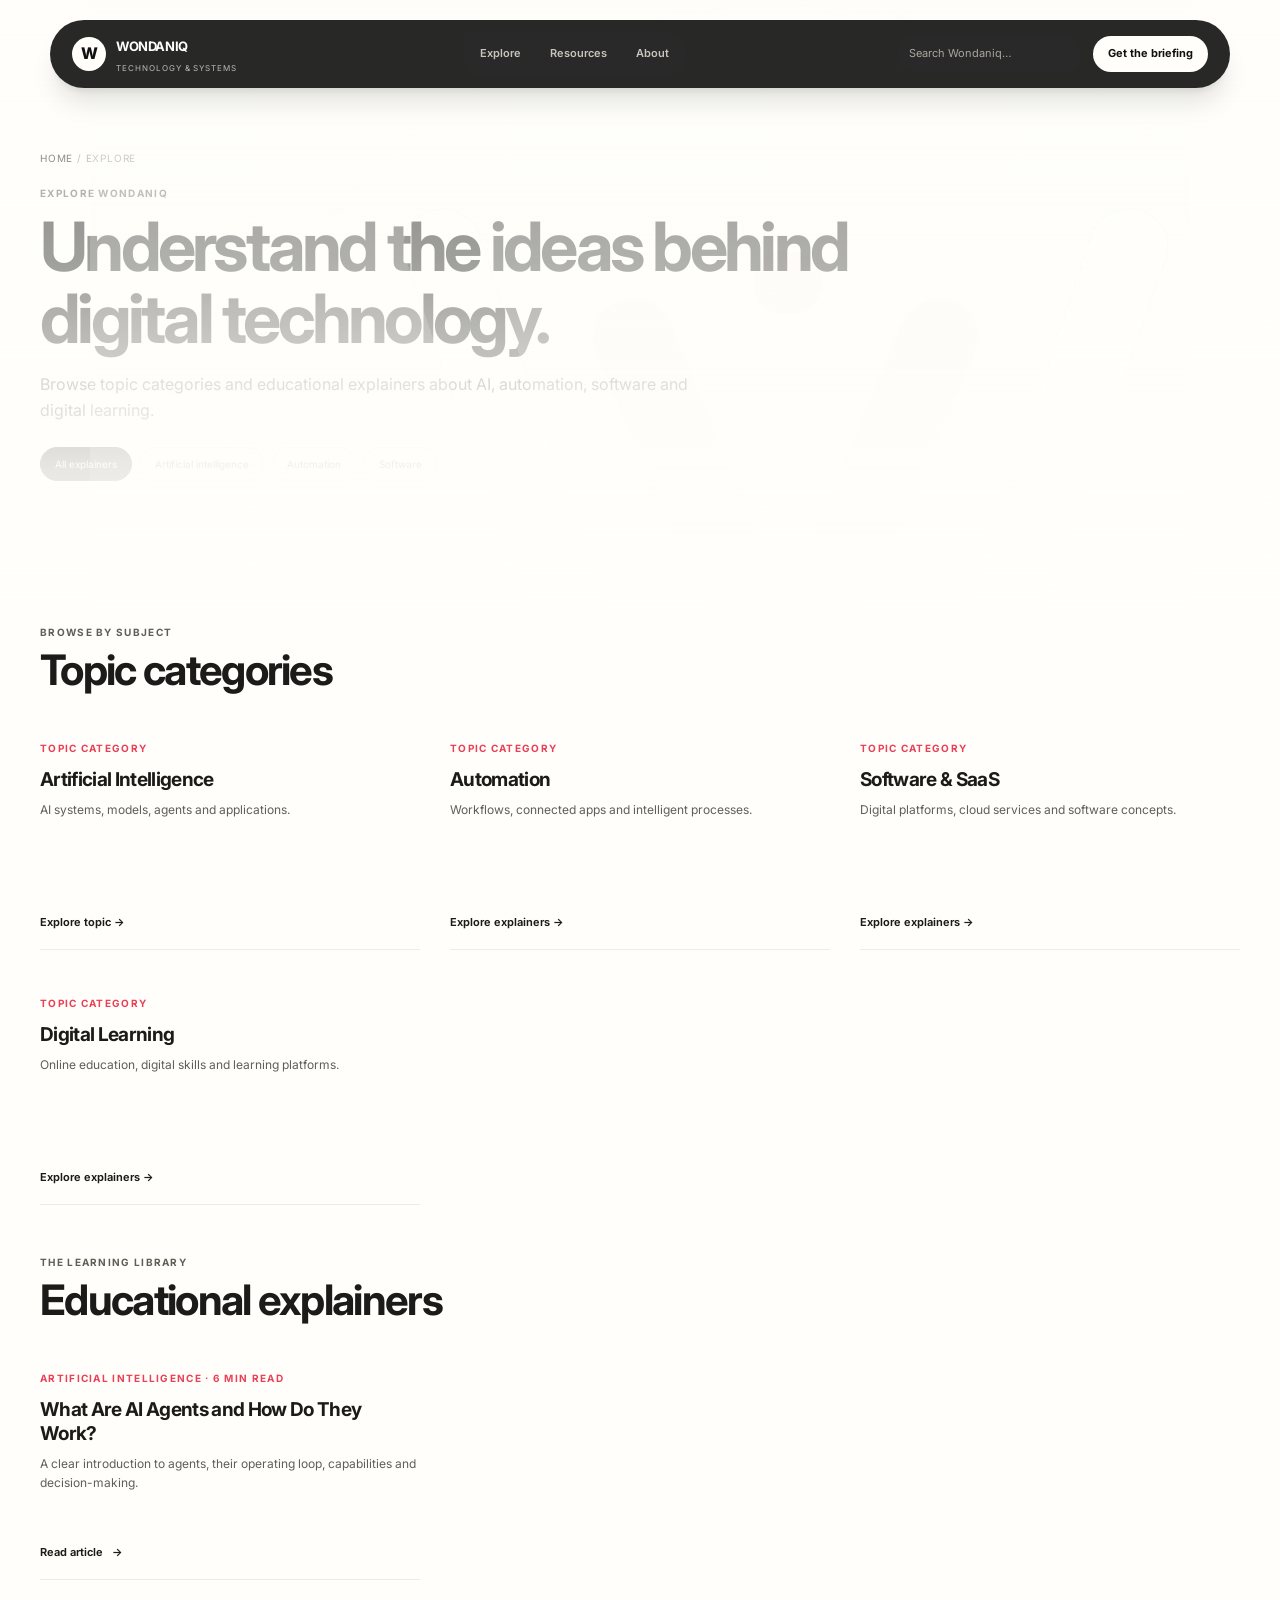
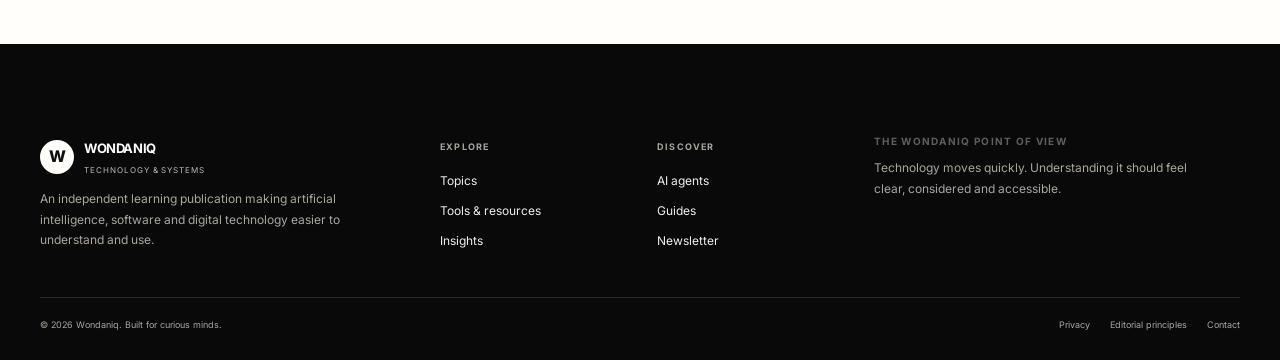
<file: explore.html>
<!doctype html><html lang="en"><head><meta charset="utf-8"><meta name="viewport" content="width=device-width,initial-scale=1"><meta name="theme-color" content="#faf9f5"><link rel="preconnect" href="https://fonts.googleapis.com"><link rel="preconnect" href="https://fonts.gstatic.com" crossorigin><link href="https://fonts.googleapis.com/css2?family=Inter:wght@400;500;600;700&display=swap" rel="stylesheet"><link rel="stylesheet" href="assets/site.css"><title>Explore | Wondaniq</title><meta name="description" content="Browse Wondaniq explainers and practical guides on AI, automation and software."></head><body><header class="site-header"><div class="nav-island">
<a class="brand" href="index.html"><span class="brand-mark">W</span><span><span class="brand-name">Wondaniq</span><span class="brand-tag">Technology &amp; Systems</span></span></a>
<nav class="nav-links" aria-label="Main navigation"><a href="explore.html">Explore</a><a href="tools.html">Resources</a><a href="about.html">About</a></nav>
<div class="nav-actions"><input class="nav-search" placeholder="Search Wondaniq…" aria-label="Search" onkeydown="if(event.key==='Enter') location.href='explore.html?q='+encodeURIComponent(this.value)"><a class="nav-cta" href="index.html#newsletter">Get the briefing</a><button class="menu-toggle" aria-label="Open navigation" onclick="(function(b){var n=document.querySelector('.nav-links');var o=n.classList.toggle('mobile-open');b.setAttribute('aria-expanded',String(o));})(this)">☰</button></div>
</div></header><main><section class="page-hero"><div class="container"><div class="breadcrumb"><a href="index.html">Home</a> / Explore</div><div class="eyebrow" style="margin-top:22px">Explore Wondaniq</div><h1>Understand the ideas behind digital technology.</h1><p>Browse topic categories and educational explainers about AI, automation, software and digital learning.</p><div class="filter-row"><button class="filter-chip active" data-filter="all">All explainers</button><button class="filter-chip" data-filter="AI">Artificial intelligence</button><button class="filter-chip" data-filter="Automation">Automation</button><button class="filter-chip" data-filter="Software">Software</button></div></div></section>
<section class="section soft"><div class="container"><div class="section-heading"><div><div class="eyebrow">Browse by subject</div><h2>Topic categories</h2></div></div><div class="archive-grid topic-archive"><a class="archive-card" href="topic-artificial-intelligence.html"><div class="eyebrow">Topic category</div><h3>Artificial Intelligence</h3><p>AI systems, models, agents and applications.</p><span class="text-link">Explore topic →</span></a><a class="archive-card" href="#articles"><div class="eyebrow">Topic category</div><h3>Automation</h3><p>Workflows, connected apps and intelligent processes.</p><span class="text-link">Explore explainers →</span></a><a class="archive-card" href="#articles"><div class="eyebrow">Topic category</div><h3>Software &amp; SaaS</h3><p>Digital platforms, cloud services and software concepts.</p><span class="text-link">Explore explainers →</span></a><a class="archive-card" href="#articles"><div class="eyebrow">Topic category</div><h3>Digital Learning</h3><p>Online education, digital skills and learning platforms.</p><span class="text-link">Explore explainers →</span></a></div><div class="section-heading" style="margin-top:52px"><div><div class="eyebrow">The learning library</div><h2>Educational explainers</h2></div></div><div class="archive-grid" id="articles">
<article class="archive-card" data-category="AI"><div class="eyebrow">Artificial intelligence · 6 min read</div><h3>What Are AI Agents and How Do They Work?</h3><p>A clear introduction to agents, their operating loop, capabilities and decision-making.</p><a class="text-link" href="ai-agents.html">Read article <span>→</span></a></article>





</div></div></section></main>
<script>
document.querySelectorAll('[data-filter]').forEach(button=>button.addEventListener('click',()=>{
 document.querySelectorAll('[data-filter]').forEach(b=>b.classList.remove('active'));button.classList.add('active');
 document.querySelectorAll('#articles [data-category]').forEach(card=>card.hidden=button.dataset.filter!=='all'&&card.dataset.category!==button.dataset.filter);
}));
</script><footer><div class="container"><div class="footer-grid">
<div class="footer-brand"><a class="brand" href="index.html"><span class="brand-mark">W</span><span><span class="brand-name">Wondaniq</span><span class="brand-tag">Technology &amp; Systems</span></span></a><p>An independent learning publication making artificial intelligence, software and digital technology easier to understand and use.</p></div>
<div class="footer-col"><h4>Explore</h4><a href="topic-artificial-intelligence.html">Topics</a><a href="tools.html">Tools &amp; resources</a><a href="explore.html">Insights</a></div>
<div class="footer-col"><h4>Discover</h4><a href="ai-agents.html">AI agents</a><a href="index.html#guides">Guides</a><a href="index.html#newsletter">Newsletter</a></div>
<div class="footer-dispatch"><div class="eyebrow">The Wondaniq point of view</div><p>Technology moves quickly. Understanding it should feel clear, considered and accessible.</p></div>
</div><div class="footer-bottom"><span>© 2026 Wondaniq. Built for curious minds.</span><div class="footer-legal"><a href="#">Privacy</a><a href="#">Editorial principles</a><a href="mailto:hello@wondaniq.com">Contact</a></div></div></div></footer></body></html>
</file>
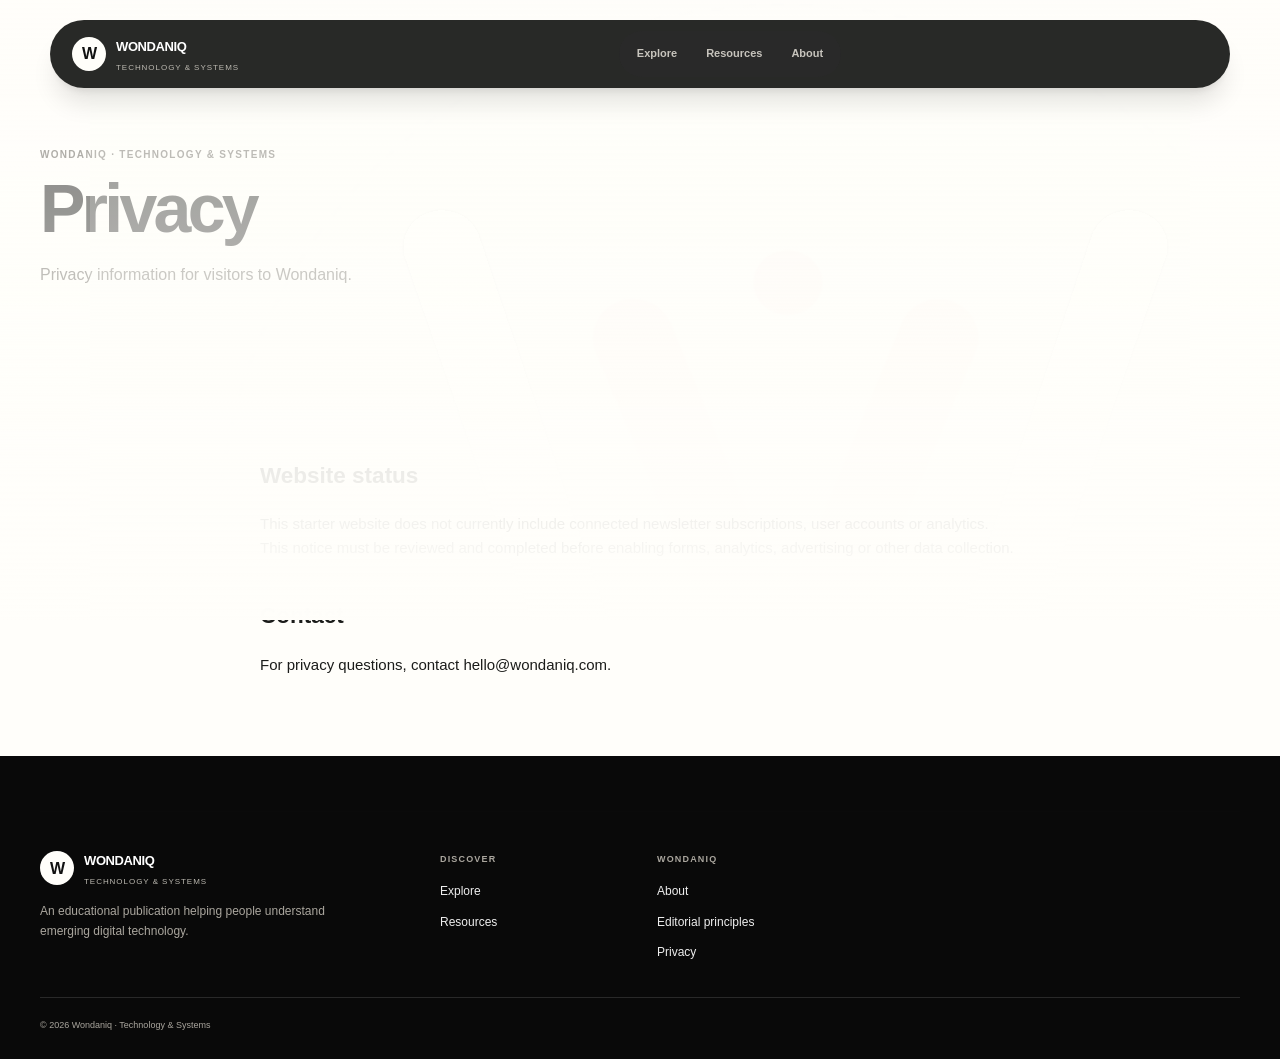
<file: privacy.html>
<!doctype html><html lang="en"><head><meta charset="utf-8"><meta name="viewport" content="width=device-width,initial-scale=1"><meta name="theme-color" content="#fffefa"><link rel="stylesheet" href="assets/site.css"><title>Privacy | Wondaniq</title><meta name="description" content="Privacy information for visitors to Wondaniq."></head><body><header class="site-header"><div class="nav-island"><a class="brand" href="index.html"><span class="brand-mark">W</span><span><span class="brand-name">Wondaniq</span><span class="brand-tag">Technology &amp; Systems</span></span></a><nav class="nav-links" aria-label="Main navigation"><a href="explore.html">Explore</a><a href="tools.html">Resources</a><a href="about.html">About</a></nav><div class="nav-actions"><button class="menu-toggle" aria-label="Open navigation" aria-expanded="false" onclick="(function(b){var n=document.querySelector('.nav-links');var o=n.classList.toggle('mobile-open');b.setAttribute('aria-expanded',String(o));})(this)">☰</button></div></div></header><main><section class="page-hero"><div class="container"><div class="eyebrow">Wondaniq · Technology &amp; Systems</div><h1>Privacy</h1><p>Privacy information for visitors to Wondaniq.</p></div></section><section class="section"><div class="container simple-content"><h2>Website status</h2><p>This starter website does not currently include connected newsletter subscriptions, user accounts or analytics. This notice must be reviewed and completed before enabling forms, analytics, advertising or other data collection.</p><h2>Contact</h2><p>For privacy questions, contact hello@wondaniq.com.</p></div></section></main><footer><div class="container"><div class="footer-grid"><div class="footer-brand"><a class="brand" href="index.html"><span class="brand-mark">W</span><span><span class="brand-name">Wondaniq</span><span class="brand-tag">Technology &amp; Systems</span></span></a><p>An educational publication helping people understand emerging digital technology.</p></div><div class="footer-col"><h4>Discover</h4><a href="explore.html">Explore</a><a href="tools.html">Resources</a></div><div class="footer-col"><h4>Wondaniq</h4><a href="about.html">About</a><a href="editorial.html">Editorial principles</a><a href="privacy.html">Privacy</a></div></div><div class="footer-bottom">© 2026 Wondaniq · Technology &amp; Systems</div></div></footer></body></html>
</file>
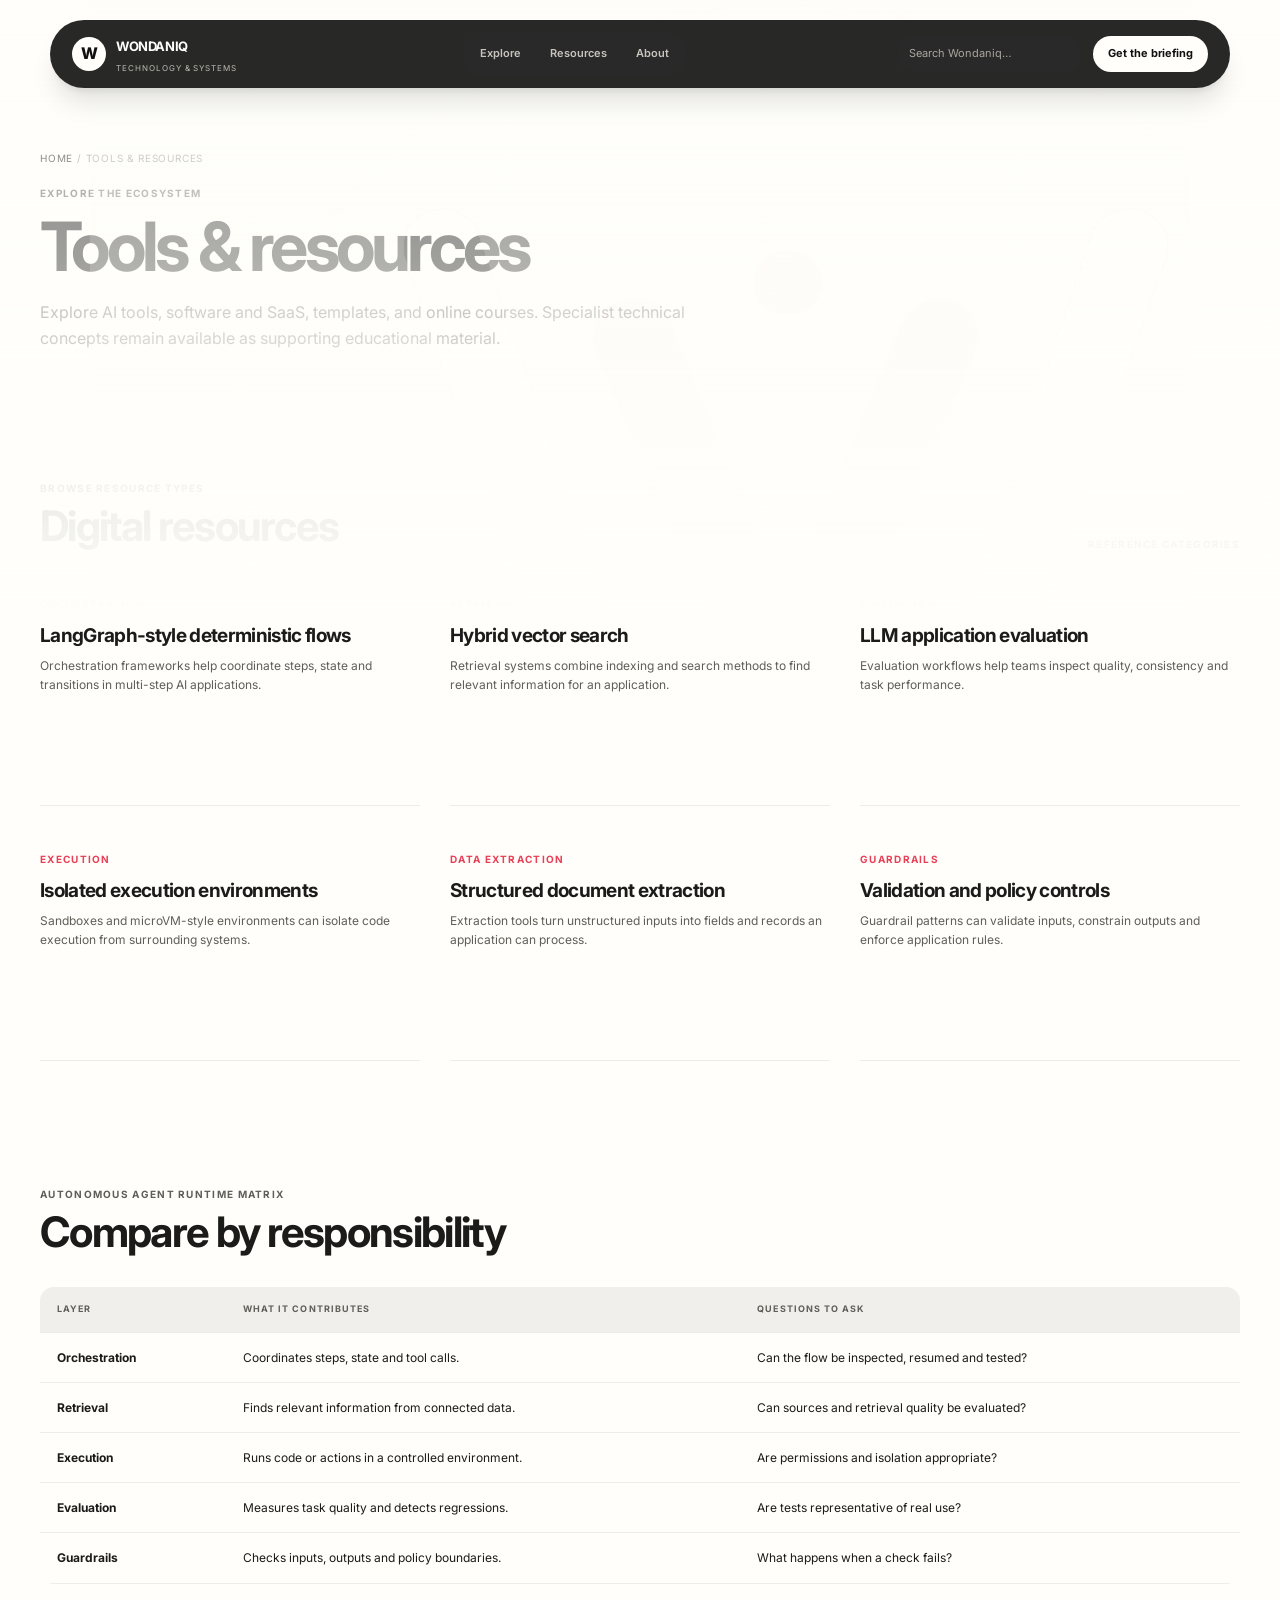
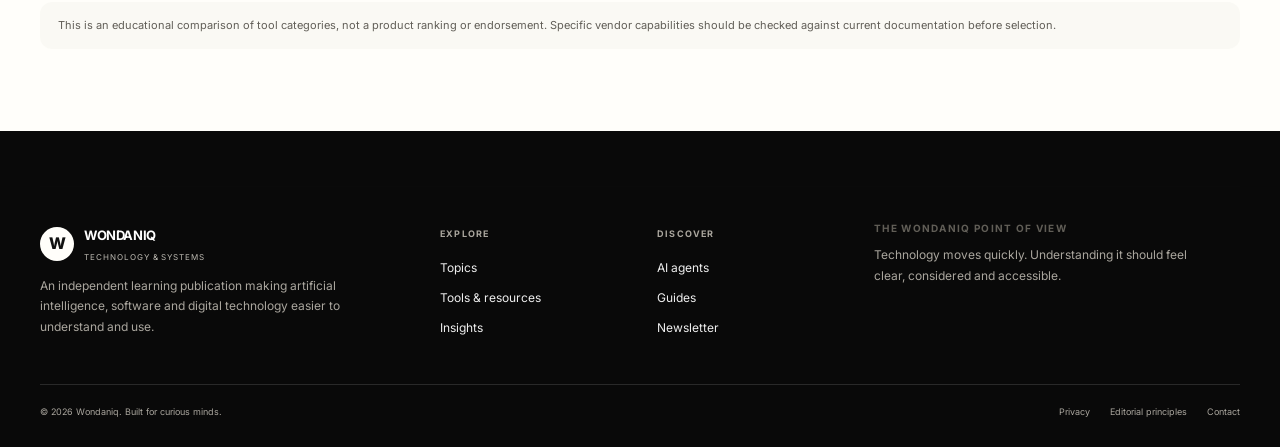
<file: tools.html>
<!doctype html><html lang="en"><head><meta charset="utf-8"><meta name="viewport" content="width=device-width,initial-scale=1"><meta name="theme-color" content="#faf9f5"><link rel="preconnect" href="https://fonts.googleapis.com"><link rel="preconnect" href="https://fonts.gstatic.com" crossorigin><link href="https://fonts.googleapis.com/css2?family=Inter:wght@400;500;600;700&display=swap" rel="stylesheet"><link rel="stylesheet" href="assets/site.css"><title>Tools & Runtimes | Wondaniq</title><meta name="description" content="Understand AI orchestration, retrieval, evaluation, execution environments and guardrails."></head><body><header class="site-header"><div class="nav-island">
<a class="brand" href="index.html"><span class="brand-mark">W</span><span><span class="brand-name">Wondaniq</span><span class="brand-tag">Technology &amp; Systems</span></span></a>
<nav class="nav-links" aria-label="Main navigation"><a href="explore.html">Explore</a><a href="tools.html">Resources</a><a href="about.html">About</a></nav>
<div class="nav-actions"><input class="nav-search" placeholder="Search Wondaniq…" aria-label="Search" onkeydown="if(event.key==='Enter') location.href='explore.html?q='+encodeURIComponent(this.value)"><a class="nav-cta" href="index.html#newsletter">Get the briefing</a><button class="menu-toggle" aria-label="Open navigation" onclick="(function(b){var n=document.querySelector('.nav-links');var o=n.classList.toggle('mobile-open');b.setAttribute('aria-expanded',String(o));})(this)">☰</button></div>
</div></header><main><section class="page-hero"><div class="container"><div class="breadcrumb"><a href="index.html">Home</a> / Tools &amp; resources</div><div class="eyebrow" style="margin-top:22px">Explore the ecosystem</div><h1>Tools &amp; resources</h1><p>Explore AI tools, software and SaaS, templates, and online courses. Specialist technical concepts remain available as supporting educational material.</p></div></section>
<section class="section soft"><div class="container"><div class="section-heading"><div><div class="eyebrow">Browse resource types</div><h2>Digital resources</h2></div><span class="eyebrow">Reference categories</span></div><div class="archive-grid">
<article class="archive-card"><div class="eyebrow">Orchestration</div><h3>LangGraph-style deterministic flows</h3><p>Orchestration frameworks help coordinate steps, state and transitions in multi-step AI applications.</p></article>
<article class="archive-card"><div class="eyebrow">Retrieval</div><h3>Hybrid vector search</h3><p>Retrieval systems combine indexing and search methods to find relevant information for an application.</p></article>
<article class="archive-card"><div class="eyebrow">Evaluation</div><h3>LLM application evaluation</h3><p>Evaluation workflows help teams inspect quality, consistency and task performance.</p></article>
<article class="archive-card"><div class="eyebrow">Execution</div><h3>Isolated execution environments</h3><p>Sandboxes and microVM-style environments can isolate code execution from surrounding systems.</p></article>
<article class="archive-card"><div class="eyebrow">Data extraction</div><h3>Structured document extraction</h3><p>Extraction tools turn unstructured inputs into fields and records an application can process.</p></article>
<article class="archive-card"><div class="eyebrow">Guardrails</div><h3>Validation and policy controls</h3><p>Guardrail patterns can validate inputs, constrain outputs and enforce application rules.</p></article>
</div></div></section>
<section class="section"><div class="container"><div class="section-heading"><div><div class="eyebrow">Autonomous agent runtime matrix</div><h2>Compare by responsibility</h2></div></div><div style="overflow-x:auto"><table class="tool-table"><thead><tr><th>Layer</th><th>What it contributes</th><th>Questions to ask</th></tr></thead><tbody>
<tr><td>Orchestration</td><td>Coordinates steps, state and tool calls.</td><td>Can the flow be inspected, resumed and tested?</td></tr>
<tr><td>Retrieval</td><td>Finds relevant information from connected data.</td><td>Can sources and retrieval quality be evaluated?</td></tr>
<tr><td>Execution</td><td>Runs code or actions in a controlled environment.</td><td>Are permissions and isolation appropriate?</td></tr>
<tr><td>Evaluation</td><td>Measures task quality and detects regressions.</td><td>Are tests representative of real use?</td></tr>
<tr><td>Guardrails</td><td>Checks inputs, outputs and policy boundaries.</td><td>What happens when a check fails?</td></tr>
</tbody></table></div><p class="notice">This is an educational comparison of tool categories, not a product ranking or endorsement. Specific vendor capabilities should be checked against current documentation before selection.</p></div></section></main><footer><div class="container"><div class="footer-grid">
<div class="footer-brand"><a class="brand" href="index.html"><span class="brand-mark">W</span><span><span class="brand-name">Wondaniq</span><span class="brand-tag">Technology &amp; Systems</span></span></a><p>An independent learning publication making artificial intelligence, software and digital technology easier to understand and use.</p></div>
<div class="footer-col"><h4>Explore</h4><a href="topic-artificial-intelligence.html">Topics</a><a href="tools.html">Tools &amp; resources</a><a href="explore.html">Insights</a></div>
<div class="footer-col"><h4>Discover</h4><a href="ai-agents.html">AI agents</a><a href="index.html#guides">Guides</a><a href="index.html#newsletter">Newsletter</a></div>
<div class="footer-dispatch"><div class="eyebrow">The Wondaniq point of view</div><p>Technology moves quickly. Understanding it should feel clear, considered and accessible.</p></div>
</div><div class="footer-bottom"><span>© 2026 Wondaniq. Built for curious minds.</span><div class="footer-legal"><a href="#">Privacy</a><a href="#">Editorial principles</a><a href="mailto:hello@wondaniq.com">Contact</a></div></div></div></footer></body></html>
</file>
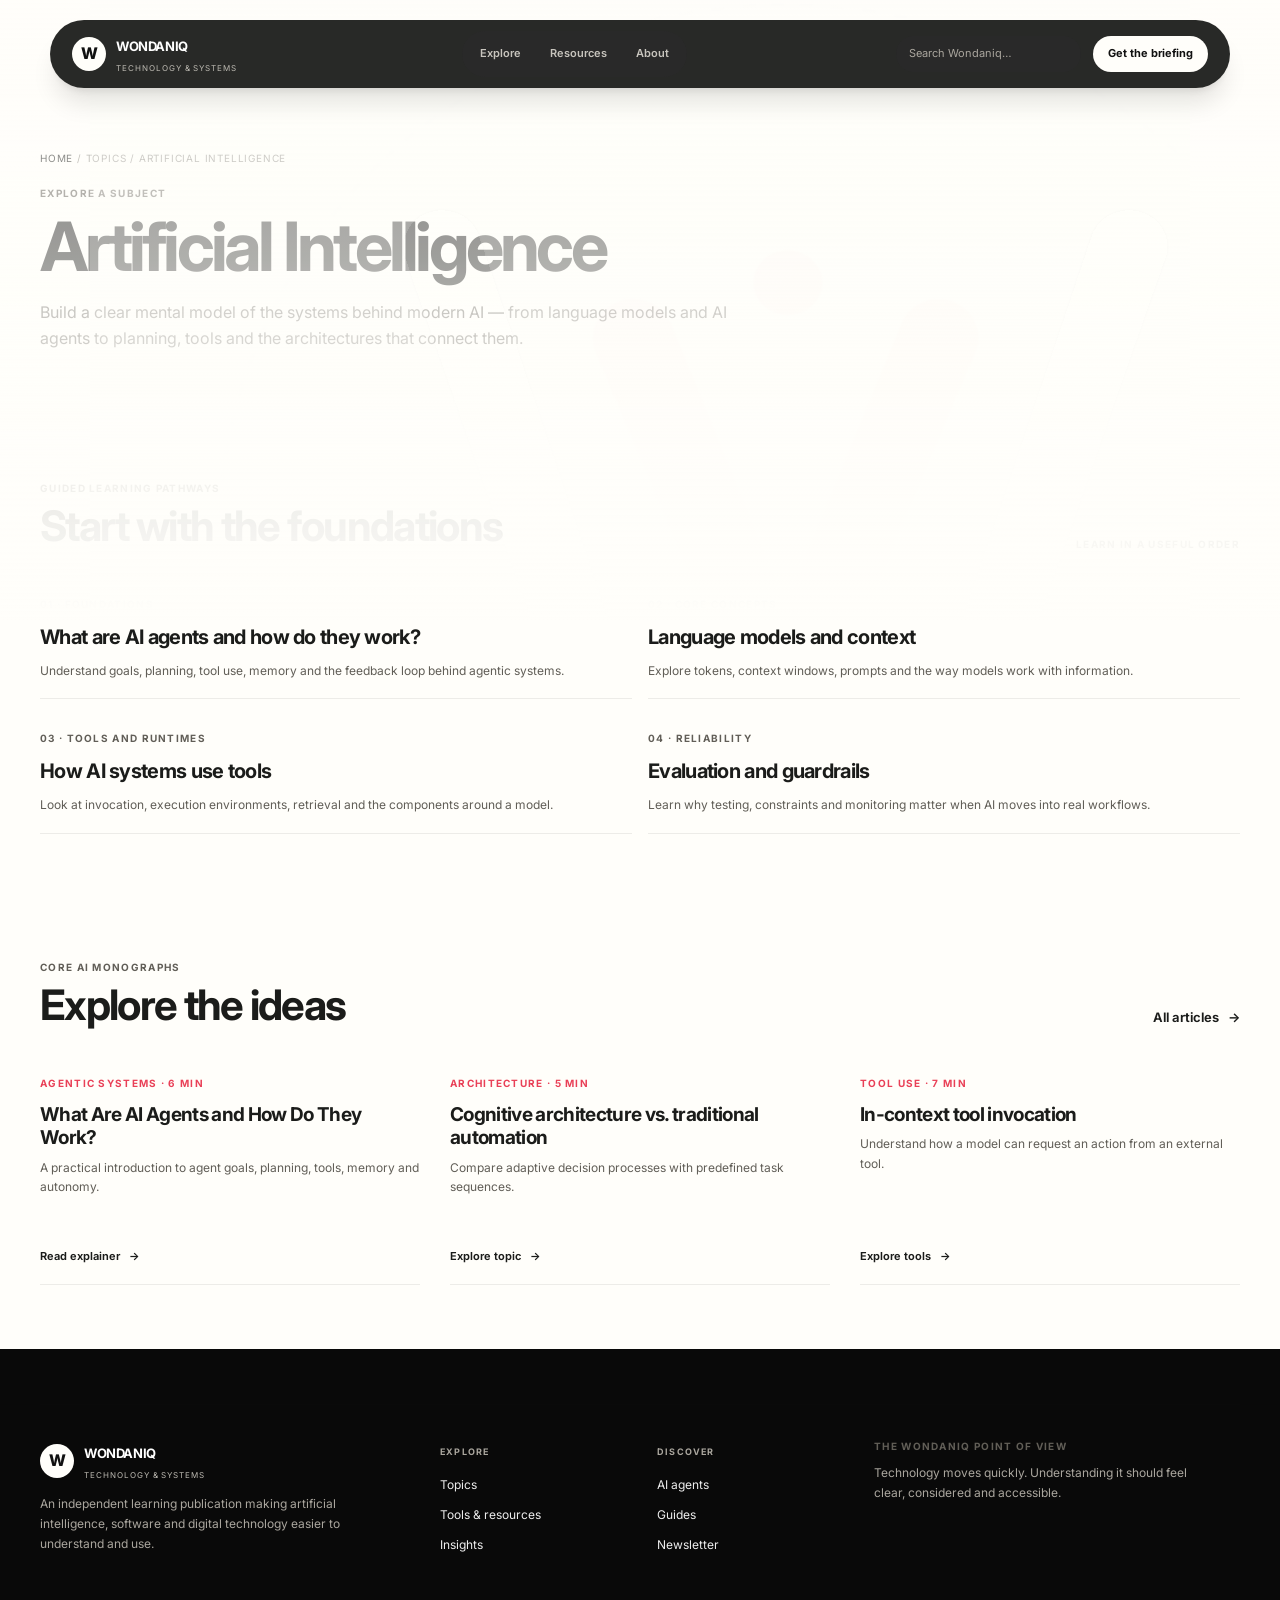
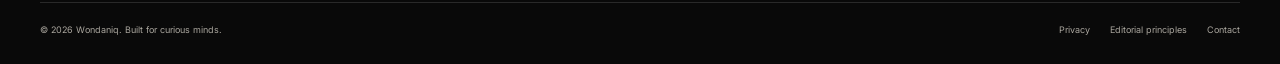
<file: topic-artificial-intelligence.html>
<!doctype html><html lang="en"><head><meta charset="utf-8"><meta name="viewport" content="width=device-width,initial-scale=1"><meta name="theme-color" content="#faf9f5"><link rel="preconnect" href="https://fonts.googleapis.com"><link rel="preconnect" href="https://fonts.gstatic.com" crossorigin><link href="https://fonts.googleapis.com/css2?family=Inter:wght@400;500;600;700&display=swap" rel="stylesheet"><link rel="stylesheet" href="assets/site.css"><title>Artificial Intelligence | Wondaniq</title><meta name="description" content="A guided learning pathway through artificial intelligence, AI agents, language models, tools and reliability."></head><body><header class="site-header"><div class="nav-island">
<a class="brand" href="index.html"><span class="brand-mark">W</span><span><span class="brand-name">Wondaniq</span><span class="brand-tag">Technology &amp; Systems</span></span></a>
<nav class="nav-links" aria-label="Main navigation"><a href="explore.html">Explore</a><a href="tools.html">Resources</a><a href="about.html">About</a></nav>
<div class="nav-actions"><input class="nav-search" placeholder="Search Wondaniq…" aria-label="Search" onkeydown="if(event.key==='Enter') location.href='explore.html?q='+encodeURIComponent(this.value)"><a class="nav-cta" href="index.html#newsletter">Get the briefing</a><button class="menu-toggle" aria-label="Open navigation" onclick="(function(b){var n=document.querySelector('.nav-links');var o=n.classList.toggle('mobile-open');b.setAttribute('aria-expanded',String(o));})(this)">☰</button></div>
</div></header><main><section class="page-hero"><div class="container"><div class="breadcrumb"><a href="index.html">Home</a> / Topics / Artificial Intelligence</div><div class="eyebrow" style="margin-top:22px">Explore a subject</div><h1>Artificial Intelligence</h1><p>Build a clear mental model of the systems behind modern AI — from language models and AI agents to planning, tools and the architectures that connect them.</p></div></section>
<section class="section soft"><div class="container"><div class="section-heading"><div><div class="eyebrow">Guided learning pathways</div><h2>Start with the foundations</h2></div><span class="eyebrow">Learn in a useful order</span></div><div class="pathway-grid">
<a class="pathway" href="ai-agents.html"><div class="eyebrow">01 · Foundations</div><h3>What are AI agents and how do they work?</h3><p>Understand goals, planning, tool use, memory and the feedback loop behind agentic systems.</p></a>
<a class="pathway" href="explore.html"><div class="eyebrow">02 · Core concepts</div><h3>Language models and context</h3><p>Explore tokens, context windows, prompts and the way models work with information.</p></a>
<a class="pathway" href="tools.html"><div class="eyebrow">03 · Tools and runtimes</div><h3>How AI systems use tools</h3><p>Look at invocation, execution environments, retrieval and the components around a model.</p></a>
<a class="pathway" href="explore.html"><div class="eyebrow">04 · Reliability</div><h3>Evaluation and guardrails</h3><p>Learn why testing, constraints and monitoring matter when AI moves into real workflows.</p></a>
</div></div></section>
<section class="section"><div class="container"><div class="section-heading"><div><div class="eyebrow">Core AI monographs</div><h2>Explore the ideas</h2></div><a class="text-link" href="explore.html">All articles <span>→</span></a></div><div class="archive-grid">
<article class="archive-card"><div class="eyebrow">Agentic systems · 6 min</div><h3>What Are AI Agents and How Do They Work?</h3><p>A practical introduction to agent goals, planning, tools, memory and autonomy.</p><a class="text-link" href="ai-agents.html">Read explainer <span>→</span></a></article>
<article class="archive-card"><div class="eyebrow">Architecture · 5 min</div><h3>Cognitive architecture vs. traditional automation</h3><p>Compare adaptive decision processes with predefined task sequences.</p><a class="text-link" href="explore.html">Explore topic <span>→</span></a></article>
<article class="archive-card"><div class="eyebrow">Tool use · 7 min</div><h3>In-context tool invocation</h3><p>Understand how a model can request an action from an external tool.</p><a class="text-link" href="tools.html">Explore tools <span>→</span></a></article>
</div></div></section></main><footer><div class="container"><div class="footer-grid">
<div class="footer-brand"><a class="brand" href="index.html"><span class="brand-mark">W</span><span><span class="brand-name">Wondaniq</span><span class="brand-tag">Technology &amp; Systems</span></span></a><p>An independent learning publication making artificial intelligence, software and digital technology easier to understand and use.</p></div>
<div class="footer-col"><h4>Explore</h4><a href="topic-artificial-intelligence.html">Topics</a><a href="tools.html">Tools &amp; resources</a><a href="explore.html">Insights</a></div>
<div class="footer-col"><h4>Discover</h4><a href="ai-agents.html">AI agents</a><a href="index.html#guides">Guides</a><a href="index.html#newsletter">Newsletter</a></div>
<div class="footer-dispatch"><div class="eyebrow">The Wondaniq point of view</div><p>Technology moves quickly. Understanding it should feel clear, considered and accessible.</p></div>
</div><div class="footer-bottom"><span>© 2026 Wondaniq. Built for curious minds.</span><div class="footer-legal"><a href="#">Privacy</a><a href="#">Editorial principles</a><a href="mailto:hello@wondaniq.com">Contact</a></div></div></div></footer></body></html>
</file>
<file: assets/site.css>
:root{
      --paper:#fffefa;--ink:#1b1c1a;--muted:#615e57;--soft:#fffefa;--soft2:#f7f6f1;
      --white:#fffefa;--line:#eeece6;--berry:#e94057;--orange:#f27121;--purple:#8a2387;
      --gradient:linear-gradient(135deg,#ff416c 0%,#ff4b2b 100%);
      --max:1240px;--gutter:40px;--section:64px;
      --shadow:0 20px 25px -5px rgba(0,0,0,.10),0 8px 10px -6px rgba(0,0,0,.10);
    }
    *{box-sizing:border-box}html{scroll-behavior:smooth;scroll-padding-top:110px}
    body{margin:0;background:var(--paper);color:var(--ink);font-family:Inter,Arial,sans-serif;font-size:15px;line-height:1.6;-webkit-font-smoothing:antialiased}
    a{color:inherit;text-decoration:none}button,input{font:inherit}
    .container{width:min(var(--max),calc(100% - 80px));margin-inline:auto}
    .eyebrow{font-size:10px;line-height:1;letter-spacing:.13em;text-transform:uppercase;font-weight:700;color:var(--muted)}
    .section{padding:var(--section) 0}
    .section.soft{background:#f4f4f0}
    .section-heading{display:flex;align-items:end;justify-content:space-between;gap:24px;margin-bottom:32px}
    .section-heading h2{font-size:42px;line-height:1.12;letter-spacing:-.04em;margin:9px 0 0;font-weight:700}
    .text-link{font-size:13px;font-weight:650;white-space:nowrap}
    .text-link span{display:inline-block;margin-left:6px;transition:transform .2s}
    .text-link:hover span{transform:translateX(4px)}
    /* Floating navigation island */
    .site-header{position:fixed;z-index:20;top:0;left:0;right:0;padding:20px 40px;pointer-events:none}
    .nav-island{height:68px;max-width:1180px;margin:auto;padding:0 22px;border-radius:999px;background:rgba(20,20,20,.96);color:white;display:flex;align-items:center;justify-content:space-between;gap:20px;box-shadow:var(--shadow);backdrop-filter:blur(20px);pointer-events:auto}
    .brand{display:flex;align-items:center;gap:10px;min-width:180px}
    .brand-mark{width:34px;height:34px;border-radius:50%;background:var(--paper);color:#111;display:grid;place-items:center;font-size:16px;font-weight:800;letter-spacing:-.08em}
    .brand-name{font-size:13px;font-weight:700;letter-spacing:-.03em;text-transform:uppercase;line-height:1.1}
    .brand-tag{display:block;color:#bdbab2;font-size:8px;letter-spacing:.12em;text-transform:uppercase;margin-top:4px}
    .nav-links{display:flex;align-items:center;gap:3px;background:#292929;padding:5px;border-radius:999px}
    .nav-links a{font-size:11px;font-weight:600;color:#c7c4bd;padding:9px 13px;border-radius:999px;transition:.2s}
    .nav-links a:hover{background:#494949;color:#fff}
    .nav-actions{display:flex;align-items:center;gap:12px}
    .nav-search{width:185px;border:0;outline:0;background:#292929;color:#fff;border-radius:999px;padding:9px 13px;font-size:11px}
    .nav-search::placeholder{color:#aaa69e}
    .nav-cta{background:var(--paper);color:#111;border-radius:999px;padding:9px 15px;font-size:11px;font-weight:700}
    .menu-toggle{display:none;border:0;background:transparent;color:#fff;font-size:22px}
    /* Hero */
    .hero{position:relative;overflow:hidden;text-align:center;padding:142px 0 58px}
    .hero:before{content:"";position:absolute;z-index:0;top:-210px;left:50%;transform:translateX(-50%);width:780px;height:360px;border-radius:50%;background:linear-gradient(180deg,rgba(224,234,252,.55),rgba(240,239,235,.25),transparent);filter:blur(28px)}
    .hero .container{position:relative}
    .hero-pill{display:inline-flex;align-items:center;gap:9px;background:var(--soft2);padding:8px 15px;border-radius:999px;font-size:10px;letter-spacing:.1em;text-transform:uppercase;font-weight:650;color:var(--muted);margin-bottom:24px}
    .pulse{width:7px;height:7px;border-radius:50%;background:var(--berry);box-shadow:0 0 0 4px rgba(233,64,87,.10)}
    h1{max-width:900px;margin:0 auto;font-size:clamp(48px,7vw,82px);line-height:1.04;letter-spacing:-.055em;font-weight:700}
    .hero-copy{max-width:630px;margin:22px auto 0;color:var(--muted);font-size:17px;line-height:1.65}
    .hero-search{max-width:650px;margin:34px auto 0;background:var(--white);border:1px solid rgba(217,215,208,.65);border-radius:999px;box-shadow:0 8px 22px rgba(34,30,20,.08);padding:7px 8px 7px 22px;display:flex;align-items:center;gap:12px}
    .hero-search input{min-width:0;flex:1;border:0;outline:0;background:transparent;color:var(--ink);font-size:13px}
    .hero-search input::placeholder{color:#aaa69e}
    .search-button{width:38px;height:38px;border:0;border-radius:50%;background:#111;color:#fff;font-size:19px;cursor:pointer}
    .trending{display:flex;justify-content:center;align-items:center;gap:7px;flex-wrap:wrap;margin-top:13px;color:#aaa69e;font-size:9px}
    .trend{padding:3px 9px;border-radius:999px;background:#eeede8;color:#625f58}
    /* Topic cards */
    .topic-grid{display:grid;grid-template-columns:repeat(4,1fr);gap:18px}
    .topic-card{background:var(--white);border-radius:15px;padding:22px 21px 0;min-height:205px;display:flex;flex-direction:column;justify-content:space-between;box-shadow:0 2px 8px rgba(30,25,15,.025);transition:transform .25s,box-shadow .25s}
    .topic-card:hover{transform:translateY(-4px);box-shadow:0 16px 28px rgba(30,25,15,.08)}
    .topic-icon{width:39px;height:39px;border-radius:11px;background:var(--soft2);display:grid;place-items:center;font-size:17px}
    .topic-card h3{font-size:17px;line-height:1.25;letter-spacing:-.035em;margin:16px 0 7px}
    .topic-card p{font-size:12px;line-height:1.55;color:var(--muted);margin:0 0 22px}
    .topic-meta{margin:0 -21px;padding:13px 21px;border-top:1px solid #f0efeb;display:flex;justify-content:space-between;align-items:center;font-size:10px;color:var(--muted)}
    /* Insights */
    .insight-grid{display:grid;grid-template-columns:7fr 5fr;gap:22px;align-items:stretch}
    .feature-card{background:var(--white);border-radius:22px;padding:27px;display:flex;flex-direction:column;justify-content:space-between;box-shadow:0 2px 9px rgba(30,25,15,.025)}
    .feature-top{display:flex;justify-content:space-between;align-items:center;gap:12px;margin-bottom:20px}
    .tag{background:var(--soft2);border-radius:999px;padding:6px 11px;font-size:9px;letter-spacing:.08em;text-transform:uppercase;font-weight:700}
    .read-time{background:#efeeea;border-radius:999px;padding:5px 9px;font-size:9px;color:var(--muted)}
    .feature-card h3{font-size:29px;line-height:1.18;letter-spacing:-.04em;margin:0;max-width:620px}
    .feature-card .deck{font-size:15px;color:var(--muted);line-height:1.65;margin:14px 0 20px}
    .visual-panel{height:260px;border-radius:15px;background:linear-gradient(135deg,#f3e6dc,#e9e8e4 55%,#f4d8d1);position:relative;overflow:hidden;display:grid;place-items:center}
    .visual-panel:before,.visual-panel:after{content:"";position:absolute;border:1px solid rgba(122,86,65,.24);border-radius:22px;transform:rotate(-12deg)}
    .visual-panel:before{width:65%;height:58%;background:rgba(255,253,248,.58);box-shadow:22px 18px 0 rgba(233,64,87,.08)}
    .visual-panel:after{width:40%;height:38%;transform:rotate(12deg);background:rgba(255,255,255,.42)}
    .visual-core{position:relative;z-index:1;text-align:center}
    .visual-core strong{display:block;font-size:28px;letter-spacing:-.06em}
    .visual-core small{font-size:9px;letter-spacing:.14em;text-transform:uppercase;color:#75685f}
    .visual-caption{position:absolute;bottom:12px;left:13px;z-index:2;background:rgba(255,253,248,.88);padding:6px 10px;border-radius:999px;font-size:8px;letter-spacing:.08em;text-transform:uppercase}
    .feature-footer{display:flex;justify-content:space-between;align-items:center;gap:12px;margin:24px -27px -27px;padding:18px 27px;background:rgba(233,232,228,.45);border-radius:0 0 22px 22px;font-size:11px}
    .author{display:flex;align-items:center;gap:10px}
    .avatar{width:34px;height:34px;border-radius:50%;background:#151515;color:#fff;display:grid;place-items:center;font-size:10px;font-weight:700}
    .author small{display:block;color:var(--muted);font-size:9px;margin-top:2px}
    .story-stack{display:flex;flex-direction:column;gap:14px}
    .story-card{background:var(--white);border-radius:16px;padding:20px 22px;flex:1;transition:transform .2s,box-shadow .2s}
    .story-card:hover{transform:translateY(-2px);box-shadow:0 10px 24px rgba(30,25,15,.06)}
    .story-meta{display:flex;justify-content:space-between;gap:10px;font-size:9px;color:var(--muted);margin-bottom:9px}
    .story-meta b{font-size:9px;letter-spacing:.1em;text-transform:uppercase;color:var(--berry)}
    .story-card h4{font-size:18px;line-height:1.25;letter-spacing:-.035em;margin:0}
    .story-card p{font-size:11px;color:var(--muted);line-height:1.55;margin:8px 0 12px}
    .story-category{font-size:9px;color:#aaa69e}
    /* Guides */
    .guide-grid{display:grid;grid-template-columns:repeat(4,1fr);gap:18px}
    .guide-card{background:var(--white);border-radius:15px;padding:20px;min-height:195px;display:flex;flex-direction:column;transition:transform .2s}
    .guide-card:hover{transform:translateY(-3px)}
    .guide-head{display:flex;justify-content:space-between;align-items:center;color:var(--muted);font-size:9px}
    .guide-icon{width:32px;height:32px;background:var(--soft2);border-radius:9px;display:grid;place-items:center;font-size:15px}
    .guide-card h3{font-size:16px;line-height:1.25;letter-spacing:-.03em;margin:18px 0 7px}
    .guide-card p{font-size:11px;color:var(--muted);line-height:1.55;margin:0}
    .guide-foot{margin-top:auto;padding-top:18px;font-size:9px;letter-spacing:.08em;text-transform:uppercase;color:#aaa69e;display:flex;justify-content:space-between}
    /* Newsletter */
    .newsletter-wrap{padding:66px 0 78px}
    .newsletter{position:relative;overflow:hidden;background:#080808;color:#fff;border-radius:27px;padding:48px 54px;box-shadow:0 18px 30px rgba(0,0,0,.16)}
    .newsletter:after{content:"";position:absolute;width:440px;height:300px;right:-100px;bottom:-190px;background:radial-gradient(ellipse,rgba(233,64,87,.3),transparent 68%);pointer-events:none}
    .newsletter-content{position:relative;z-index:1;max-width:600px}
    .newsletter .eyebrow{color:#c6c1b9}
    .newsletter h2{font-size:40px;line-height:1.08;letter-spacing:-.045em;margin:17px 0 10px;max-width:540px}
    .newsletter p{color:#c6c1b9;font-size:13px;max-width:500px;margin:0}
    .newsletter-form{display:flex;gap:9px;max-width:490px;margin-top:22px}
    .newsletter-form input{flex:1;min-width:0;border:0;border-radius:999px;background:#242424;padding:13px 17px;color:#fff;outline:0;font-size:11px}
    .newsletter-form button{border:0;border-radius:999px;background:var(--gradient);color:#fff;padding:0 22px;font-size:11px;font-weight:700;cursor:pointer}
    .newsletter-note{font-size:9px!important;color:#aaa69e!important;margin-top:14px!important}
    /* Footer */
    footer{background:#090909;color:#fff;padding:55px 0 27px}
    .footer-grid{display:grid;grid-template-columns:4fr 2fr 2fr 4fr;gap:34px;padding-bottom:35px}
    .footer-brand p,.footer-dispatch p{max-width:330px;color:#aaa69e;font-size:12px;line-height:1.7}
    .footer-col{display:flex;flex-direction:column;gap:11px}
    .footer-col h4{font-size:9px;color:#aaa69e;text-transform:uppercase;letter-spacing:.13em;margin:4px 0 5px}
    .footer-col a{font-size:12px;color:#eee}
    .footer-col a:hover{color:#aaa69e}
    .footer-bottom{border-top:1px solid #292929;padding-top:20px;display:flex;justify-content:space-between;gap:20px;color:#aaa69e;font-size:9px}
    .footer-legal{display:flex;gap:20px}
    @media(max-width:1050px){
      .nav-links{display:none}.nav-search{width:160px}
      .insight-grid{grid-template-columns:1fr 1fr}.feature-card h3{font-size:25px}
      .footer-grid{grid-template-columns:2fr 1fr 1fr}
      .footer-dispatch{grid-column:1/-1}
    }
    @media(max-width:760px){
      .container{width:calc(100% - 40px)}
      .site-header{padding:12px 12px}.nav-island{height:58px;padding:0 15px}.brand{min-width:0}.brand-mark{width:31px;height:31px}.brand-name{font-size:12px}.brand-tag{font-size:7px}
      .nav-search,.nav-cta{display:none}.menu-toggle{display:block}
      .hero{padding:112px 0 48px}.hero-pill{font-size:9px;margin-bottom:20px}h1{font-size:clamp(43px,11vw,60px);letter-spacing:-.05em}.hero-copy{font-size:15px;margin-top:17px}
      .hero-search{margin-top:25px;padding-left:15px}.hero-search input{font-size:11px}
      .section{padding:43px 0}.section-heading{align-items:start;margin-bottom:23px}.section-heading h2{font-size:32px}.text-link{font-size:11px;margin-top:22px}
      .topic-grid{grid-template-columns:repeat(2,1fr);gap:12px}.topic-card{padding:17px 15px 0;min-height:195px}.topic-meta{margin-inline:-15px;padding-inline:15px}.topic-card h3{font-size:15px}
      .insight-grid{grid-template-columns:1fr;gap:14px}.feature-card{padding:20px}.feature-card h3{font-size:25px}.visual-panel{height:210px}.feature-footer{margin:20px -20px -20px;padding:15px 20px}
      .story-stack{display:grid;grid-template-columns:1fr}
      .guide-grid{grid-template-columns:repeat(2,1fr);gap:12px}.guide-card{padding:16px;min-height:190px}.guide-card h3{font-size:14px}
      .newsletter-wrap{padding:43px 0 55px}.newsletter{padding:32px 24px;border-radius:21px}.newsletter h2{font-size:32px}.newsletter-form{flex-direction:column}.newsletter-form button{min-height:43px}
      .footer-grid{grid-template-columns:1fr 1fr;gap:28px}.footer-brand,.footer-dispatch{grid-column:1/-1}.footer-bottom{flex-direction:column;align-items:flex-start}.footer-legal{flex-wrap:wrap;gap:12px}
    }
    @media(max-width:420px){.topic-grid,.guide-grid{grid-template-columns:1fr}.topic-card{min-height:175px}.section-heading{display:block}.text-link{display:inline-block;margin-top:13px}.feature-footer{align-items:flex-start}.feature-footer .text-link{white-space:nowrap}}
  

/* Wondaniq interior-page system */
.page-hero{padding:150px 0 52px}
.page-hero h1{font-size:clamp(44px,6vw,68px);max-width:900px;margin:12px 0 18px;line-height:1.06;letter-spacing:-.055em}
.page-hero p{max-width:690px;color:var(--muted);font-size:16px}
.breadcrumb{font-size:10px;color:#89867f;letter-spacing:.08em;text-transform:uppercase}
.breadcrumb a{color:var(--ink)}
.content-layout{display:grid;grid-template-columns:minmax(0,1fr) 260px;gap:48px;align-items:start}
.article-body{max-width:760px}
.article-body h2{font-size:30px;line-height:1.2;letter-spacing:-.04em;margin:48px 0 14px}
.article-body h3{font-size:20px;line-height:1.3;letter-spacing:-.03em;margin:30px 0 10px}
.article-body p,.article-body li{font-size:15px;line-height:1.85;color:#494943}
.article-body ul,.article-body ol{padding-left:22px}
.article-body li{padding:4px 0}
.article-callout{padding:22px 24px;background:#efeeea;border-radius:14px;margin:28px 0}
.article-callout p{margin:6px 0 0}
.article-aside{position:sticky;top:110px;background:#f0efeb;border-radius:16px;padding:22px}
.article-aside h3{font-size:13px;margin:0 0 14px}
.article-aside a{display:block;padding:9px 0;border-top:1px solid #dedcd5;font-size:11px;color:#55524c}
.article-meta{display:flex;gap:12px;align-items:center;flex-wrap:wrap;color:#77736c;font-size:10px;margin:22px 0}
.article-cover{min-height:240px;border-radius:20px;background:linear-gradient(135deg,#f2e4dc,#e9e8e4 55%,#f5d9d5);display:grid;place-items:center;margin:30px 0;overflow:hidden}
.article-cover strong{font-size:clamp(28px,5vw,48px);letter-spacing:-.06em}
.filter-row{display:flex;gap:8px;flex-wrap:wrap;margin:24px 0 30px}
.filter-chip{border:1px solid var(--line);background:var(--white);border-radius:999px;padding:8px 14px;font-size:10px;color:var(--muted);cursor:pointer}
.filter-chip.active{background:#111;color:#fff;border-color:#111}
.archive-grid{display:grid;grid-template-columns:repeat(3,1fr);gap:18px}
.archive-card{background:var(--white);border-radius:16px;padding:22px;min-height:225px;display:flex;flex-direction:column}
.archive-card .eyebrow{color:var(--berry)}
.archive-card h3{font-size:19px;line-height:1.25;letter-spacing:-.035em;margin:15px 0 8px}
.archive-card p{font-size:12px;color:var(--muted);line-height:1.6;margin:0 0 18px}
.archive-card .text-link{margin-top:auto;font-size:11px}
.pathway-grid{display:grid;grid-template-columns:repeat(2,1fr);gap:16px}
.pathway{padding:24px;border-radius:16px;background:var(--white)}
.pathway h3{font-size:20px;letter-spacing:-.035em;margin:12px 0 8px}
.pathway p{font-size:12px;color:var(--muted);margin:0}
.tool-table{width:100%;border-collapse:collapse;background:var(--white);border-radius:14px;overflow:hidden}
.tool-table th,.tool-table td{text-align:left;padding:15px 17px;border-bottom:1px solid #eeede8;font-size:12px;vertical-align:top}
.tool-table th{font-size:9px;text-transform:uppercase;letter-spacing:.12em;color:var(--muted);background:#f0efeb}
.tool-table td:first-child{font-weight:700}
.notice{font-size:11px;color:var(--muted);background:#f0efeb;border-radius:12px;padding:15px 18px;margin:18px 0}
@media(max-width:850px){.content-layout{grid-template-columns:1fr}.article-aside{position:static}.archive-grid{grid-template-columns:repeat(2,1fr)}}
@media(max-width:600px){.page-hero{padding:112px 0 35px}.page-hero h1{font-size:43px}.archive-grid,.pathway-grid{grid-template-columns:1fr}.article-body h2{font-size:25px}.tool-table th,.tool-table td{padding:11px 9px;font-size:10px}}

/* Wondaniq visual refinement: brighter canvas and a single continuous page surface */
:root{--paper:#fffefa;--white:#fffefa;--soft:#fffefa;--soft2:#f8f7f2;--line:rgba(35,32,26,.08)}
html,body{background:#fffefa}
body{background:#fffefa;color:#1b1c1a}
.site-header{position:absolute;background:transparent;isolation:isolate}
.site-header:before{content:"";position:absolute;z-index:-1;pointer-events:none;left:0;right:0;top:0;height:620px;background-image:linear-gradient(to bottom,rgba(255,254,250,.38) 0%,rgba(255,254,250,.58) 42%,rgba(255,254,250,.9) 76%,#fffefa 100%),url("brand-wash.png");background-position:center top,center -150px;background-size:100% 100%,min(100vw,1100px) auto;background-repeat:no-repeat;filter:saturate(.9)}
.hero:before{background:linear-gradient(180deg,rgba(255,245,239,.58),rgba(255,254,250,.24),transparent);filter:blur(34px)}
/* Sections sit on the same canvas; remove stacked panels, separators and card chrome. */
.section,.section.soft,.page-hero{background:transparent!important}
.section{border:0!important}
.archive-card,.topic-card,.guide-card,.pathway,.article-aside,.article-cover{background:transparent!important;box-shadow:none!important;border:0!important;border-radius:0!important}
.archive-grid,.topic-grid,.guide-grid{gap:30px}
.archive-card,.topic-card,.guide-card,.pathway{padding:18px 0!important;border-bottom:1px solid rgba(35,32,26,.08)!important}
.archive-card:hover,.topic-card:hover,.guide-card:hover,.pathway:hover{transform:none!important;background:transparent!important}
.section-heading{border:0!important}
.article-callout,.notice{background:rgba(248,247,242,.65)!important;border:0!important;box-shadow:none!important}
.footer-grid{border-top:1px solid rgba(35,32,26,.08);padding-top:36px}
.nav-island{background:rgba(27,28,26,.94);backdrop-filter:blur(18px)}
.page-hero{padding-top:150px}
.topic-archive{margin-bottom:30px}
.simple-content{max-width:760px}
.simple-content h2{margin-top:38px}
@media(max-width:850px){.site-header{padding:12px 16px}.site-header:before{height:540px;background-size:100% 100%,900px auto}.nav-links.mobile-open{display:flex;position:absolute;top:calc(100% + 8px);left:12px;right:12px;z-index:40;flex-direction:column;align-items:stretch;background:#292929;border-radius:16px;padding:12px;box-shadow:0 12px 30px rgba(0,0,0,.16)}.nav-links.mobile-open a{padding:12px 15px}.menu-toggle{display:block}.page-hero{padding-top:125px}}
</file>
